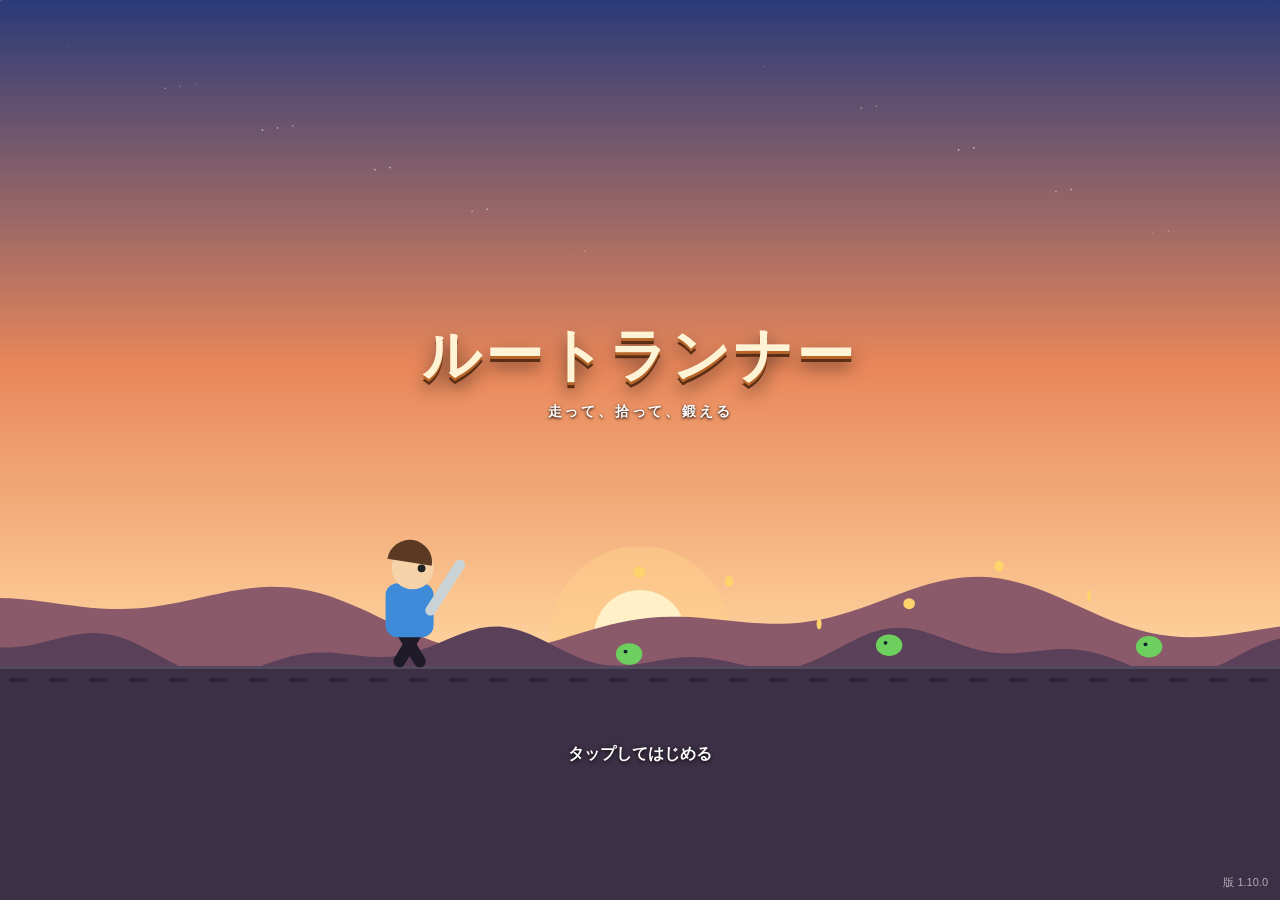
<file: index.html>
<!doctype html>
<html lang="ja">
<head>
<meta charset="utf-8">
<meta name="viewport" content="width=device-width, initial-scale=1, viewport-fit=cover, user-scalable=no">
<meta name="apple-mobile-web-app-capable" content="yes">
<meta name="mobile-web-app-capable" content="yes">
<meta name="apple-mobile-web-app-title" content="ルートランナー">
<meta name="apple-mobile-web-app-status-bar-style" content="black-translucent">
<meta name="theme-color" content="#0e1418">
<title>ルートランナー</title>
<link rel="manifest" href="manifest.webmanifest">
<link rel="apple-touch-icon" href="icons/icon-180.png">
<link rel="icon" type="image/png" sizes="192x192" href="icons/icon-192.png">
<link rel="stylesheet" href="css/style.css">
</head>
<body>

<!-- タイトル（起動したときだけ） -->
<div id="title" class="hidden">
  <canvas id="titleCv"></canvas>
  <div class="tlogo"><h1>ルートランナー</h1><p>走って、拾って、鍛える</p></div>
  <div class="ttap" id="titleTap">タップしてはじめる</div>
  <div class="tver" id="titleVer"></div>
</div>

<!-- 拠点 -->
<div id="base">
  <div class="top">
    <h1>ルートランナー</h1>
    <div class="topr">
      <div class="meta"><span class="gold" id="bGold"></span><small id="bBest"></small></div>
      <button class="small icob" id="setBtn" aria-label="設定を開く"></button>
    </div>
  </div>

  <!-- 拠点タブ：村の絵・次の目標・出撃・やり込み -->
  <section class="tab" id="tabHome">
    <div class="camp">
      <canvas id="campCv" aria-label="拠点の村。建物をタップすると施設が開く"></canvas>
      <div class="camptag" id="campTag"></div>
      <div class="camppow"><small>戦力</small><b id="campPow"></b></div>
    </div>
    <button class="primary go" id="goBtn">出撃する<small id="goSub"></small></button>
    <button class="goal" id="goal"></button>
    <div class="hub">
      <button id="dailyBtn"><i data-ic="daily"></i><b>日替わり</b><small id="dailySub"></small></button>
      <button id="facBtn"><i data-ic="home"></i><b>施設</b><small id="facSub"></small></button>
      <button id="achBtn"><i data-ic="trophy"></i><b>実績</b><small id="achSub"></small><span class="badge" id="achBadge"></span></button>
      <button id="recBtn"><i data-ic="book"></i><b>記録</b><small>統計</small></button>
    </div>
  </section>

  <!-- 装備タブ -->
  <section class="tab hidden" id="tabGear">
    <div class="card">
      <div class="powerrow"><span style="color:var(--muted);font-size:12px">戦力</span><span class="power" id="bPower"></span></div>
      <div class="stats" id="bStats"></div>
      <p class="roles">装備＝本体の強さ。ボスを削る主力と、耐える力。<br>スキル（出撃中にレベルアップで選ぶ）＝群れを倒す力。ボスにも効く（雑魚よりは効きにくい）。</p>
    </div>
    <div class="card">
      <h2><span>装備</span><button class="small" id="codexBtn">図鑑</button></h2>
      <div id="bEquip"></div>
      <div id="bSets"></div>
    </div>
  </section>

  <!-- 所持品タブ -->
  <section class="tab hidden" id="tabBag">
  <div class="card">
    <h2><span id="bInvTitle">所持品</span><button class="small" id="expandBtn">枠を増やす</button></h2>
    <div class="mats" id="bMats" aria-label="素材"></div>
    <div class="invtools three">
      <select id="fSlot" aria-label="部位で絞り込み">
        <option value="all">部位：全部</option>
        <option value="weapon">武器</option>
        <option value="head">頭</option>
        <option value="body">胴</option>
        <option value="charm">装飾</option>
      </select>
      <select id="fRar" aria-label="レア度で絞り込み">
        <option value="0">レア度：全部</option>
        <option value="1">アンコモン↑</option>
        <option value="2">レア↑</option>
        <option value="3">エピック↑</option>
        <option value="4">レジェンド</option>
      </select>
      <select id="sortSel" aria-label="並び替え">
        <option value="power">戦力が上がる順</option>
        <option value="rarity">レア度順</option>
        <option value="ilvl">アイテムLv順</option>
        <option value="slot">部位順</option>
        <option value="new">新しい順</option>
      </select>
    </div>
    <div class="invtools">
      <button class="small" id="bulkBtn">まとめて分解</button>
      <label class="autolbl" for="autoSel">自動分解</label>
      <select id="autoSel" aria-label="拾ったときに自動分解">
        <option value="-1">しない</option>
        <option value="0">コモン</option>
        <option value="1">アンコモン以下</option>
        <option value="2">レア以下</option>
      </select>
    </div>
    <div id="bInv"></div>
  </div>
  </section>
</div>
<nav class="tabbar" id="tabbar" aria-label="拠点の画面">
  <button data-tab="tabHome" class="on" aria-pressed="true"><i data-ic="home"></i>拠点</button>
  <button data-tab="tabGear" aria-pressed="false"><i data-ic="sword"></i>装備<span class="badge" id="gearBadge"></span></button>
  <button data-tab="tabBag" aria-pressed="false"><i data-ic="bag"></i>所持品<span class="badge" id="bagBadge"></span></button>
</nav>

<!-- 冒険 -->
<div id="run" class="hidden">
  <div class="stage" id="stage">
    <canvas id="cv"></canvas>
    <div id="feed" aria-live="polite"></div>
  </div>
  <div class="runbar">
    <span class="tip">タップでジャンプ（長押しで高く・2段まで）</span>
    <div class="runbtns">
      <button class="small" id="muteBtn" aria-pressed="false">音 ON</button>
      <button class="small" id="pauseBtn">一時停止</button>
    </div>
  </div>
</div>

<div id="modal" class="hidden"><div class="sheet" id="sheet"></div></div>
<div id="dialog" class="hidden"><div class="dcard" id="dcard"></div></div>
<div id="toast"></div>

<script type="module" src="js/main.js"></script>
</body>
</html>
</file>
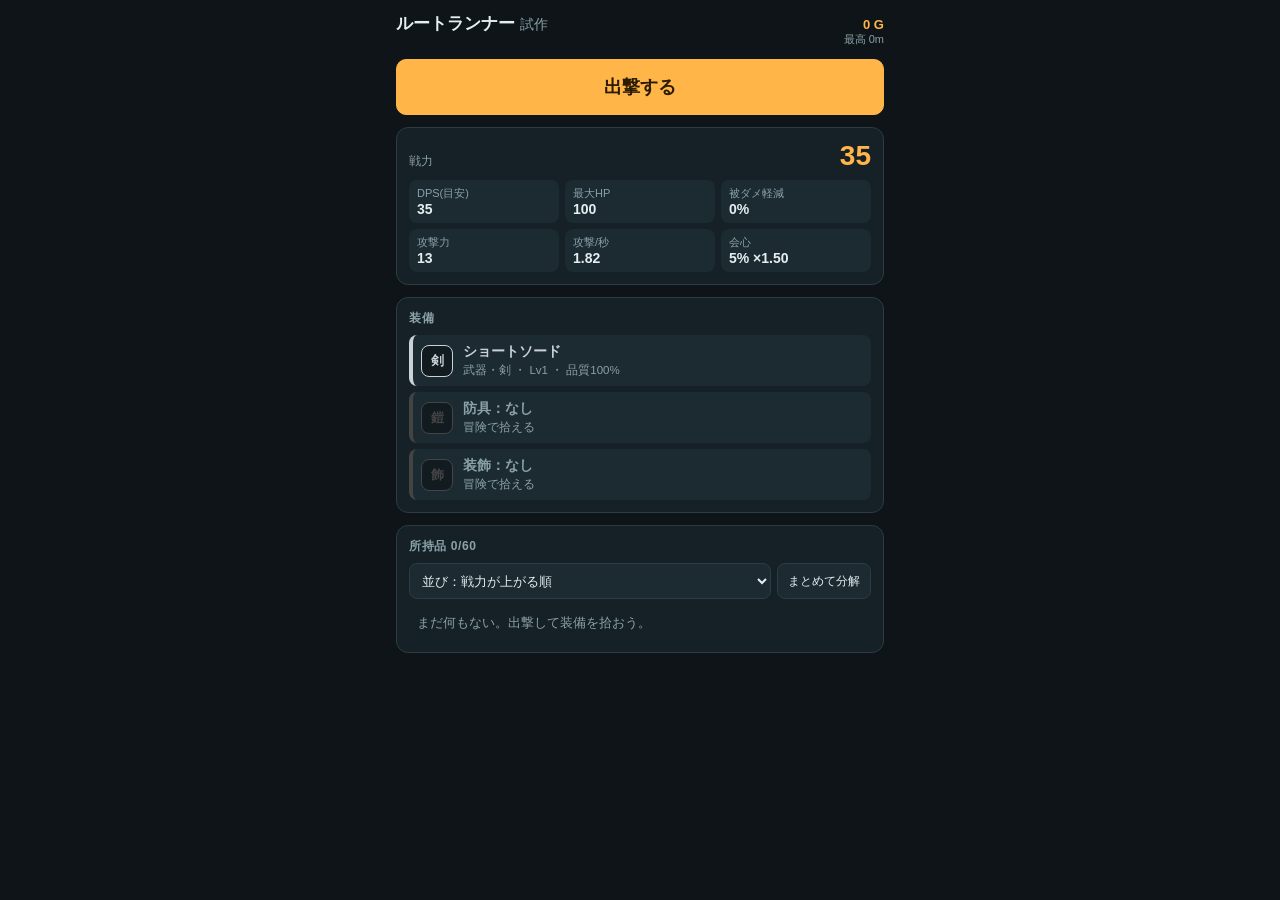
<file: archive/index-prototype.html>
<!doctype html>
<html lang="ja">
<head>
<meta charset="utf-8">
<meta name="viewport" content="width=device-width, initial-scale=1, viewport-fit=cover, user-scalable=no">
<meta name="apple-mobile-web-app-capable" content="yes">
<meta name="apple-mobile-web-app-status-bar-style" content="black-translucent">
<meta name="theme-color" content="#0e1418">
<title>ルートランナー 試作</title>
<style>
:root{
  --bg:#0e1418; --panel:#162127; --panel2:#1c2a31; --line:#2a3c44;
  --text:#e3eef0; --muted:#8aa1a8; --accent:#ffb547; --good:#5fd17a; --bad:#ff6b6b;
}
*{box-sizing:border-box;-webkit-tap-highlight-color:transparent}
html,body{margin:0;background:var(--bg);color:var(--text);
  font-family:-apple-system,"Hiragino Sans","Hiragino Kaku Gothic ProN",sans-serif;font-size:14px}
.hidden{display:none!important}
button{min-height:44px;border:1px solid var(--line);background:var(--panel2);color:var(--text);border-radius:10px;
  font:inherit;padding:0 12px;cursor:pointer;touch-action:manipulation}
button:active{filter:brightness(1.2)}
button:disabled{opacity:.4;cursor:default}
button.primary{background:var(--accent);border-color:var(--accent);color:#2a1a00;font-weight:800}
button.small{min-height:32px;padding:0 10px;font-size:12px;border-radius:8px;white-space:nowrap;flex:none}

/* ---------- 拠点 ---------- */
#base{max-width:520px;margin:0 auto;padding:calc(env(safe-area-inset-top) + 12px) 16px calc(env(safe-area-inset-bottom) + 24px)}
.top{display:flex;justify-content:space-between;align-items:baseline;margin-bottom:12px;gap:8px}
.top h1{font-size:17px;margin:0;white-space:nowrap}
.top .meta{text-align:right;font-variant-numeric:tabular-nums;font-size:13px}
.meta small{font-size:11px}
.gold{color:var(--accent);font-weight:800}
.meta small{display:block;color:var(--muted)}
.card{background:var(--panel);border:1px solid var(--line);border-radius:12px;padding:12px;margin-bottom:12px}
.card h2{font-size:12px;color:var(--muted);margin:0 0 8px;font-weight:600;letter-spacing:.05em;display:flex;justify-content:space-between;align-items:center}
.item{display:flex;align-items:center;gap:10px;padding:8px;border-radius:8px;background:var(--panel2);margin-bottom:6px;cursor:pointer;min-height:50px;
  border-left:4px solid var(--rc,#555)}
.item:last-child{margin-bottom:0}
.ico{flex:none;width:32px;height:32px;border-radius:8px;display:flex;align-items:center;justify-content:center;font-weight:800;font-size:13px;
  background:rgba(0,0,0,.35);color:var(--rc,#ccc);border:1px solid var(--rc,#555)}
.item .nm{flex:1;min-width:0}
.item .nm b{display:block;white-space:nowrap;overflow:hidden;text-overflow:ellipsis;color:var(--rc,#ddd)}
.item .nm small{color:var(--muted);font-size:11.5px}
.item .diff{font-weight:700;font-variant-numeric:tabular-nums;font-size:13px;white-space:nowrap}
.up{color:var(--good)} .down{color:var(--bad)} .same{color:var(--muted)}
.tag{font-size:10px;font-weight:800;border-radius:4px;padding:1px 4px;margin-left:4px;vertical-align:1px}
.tag.new{background:var(--accent);color:#2a1a00}
.tag.lock{background:#3a4c55;color:#cfe}
.empty{color:var(--muted);font-size:12.5px;padding:8px}
.powerrow{display:flex;align-items:baseline;justify-content:space-between;margin-bottom:8px}
.power{font-size:28px;font-weight:800;color:var(--accent);font-variant-numeric:tabular-nums}
.stats{display:grid;grid-template-columns:repeat(3,1fr);gap:6px}
.stat{background:var(--panel2);border-radius:8px;padding:6px 8px}
.stat small{display:block;color:var(--muted);font-size:11px}
.stat b{font-variant-numeric:tabular-nums}
.go{width:100%;font-size:18px;min-height:56px;margin-bottom:12px}
.invtools{display:flex;gap:6px;margin-bottom:8px}
.invtools select{flex:1;min-width:0;min-height:36px;background:var(--panel2);color:var(--text);border:1px solid var(--line);border-radius:8px;font:inherit;font-size:13px;padding:0 8px}

/* ---------- 詳細シート ---------- */
#modal{position:fixed;inset:0;background:rgba(0,0,0,.6);z-index:30;display:flex;align-items:flex-end;justify-content:center}
.sheet{background:var(--panel);border:1px solid var(--line);border-radius:16px 16px 0 0;width:100%;max-width:520px;max-height:88vh;overflow:auto;
  padding:16px 16px calc(env(safe-area-inset-bottom) + 16px)}
@media (min-width:600px){#modal{align-items:center}.sheet{border-radius:16px}}
.sheet h3{margin:0;font-size:18px;color:var(--rc)}
.sheet .sub{color:var(--muted);font-size:12px;margin:4px 0 12px}
.line{display:flex;justify-content:space-between;align-items:center;gap:8px;padding:7px 0;border-bottom:1px solid var(--line)}
.line:last-child{border-bottom:0}
.line .l{flex:1;min-width:0}
.meter{height:4px;background:#2a3c44;border-radius:2px;margin-top:4px;overflow:hidden;max-width:160px}
.meter i{display:block;height:100%;background:var(--accent)}
.range{color:var(--muted);font-size:11px;margin-left:6px}
.uniq{color:#ffa53a;font-size:13px;padding:8px 10px;background:rgba(255,165,58,.1);border-radius:8px;margin:8px 0}
.compare{margin:12px 0;padding:10px;background:var(--panel2);border-radius:8px;font-size:13px}
.actions{display:grid;grid-template-columns:1fr 1fr;gap:8px;margin-top:12px}
.actions .wide{grid-column:1/-1}

/* ---------- 冒険 ---------- */
#run{position:fixed;inset:0;display:flex;flex-direction:column;background:var(--bg);touch-action:none;
  user-select:none;-webkit-user-select:none;-webkit-touch-callout:none;padding-top:env(safe-area-inset-top)}
#cv{display:block;width:100%;flex:none}
.runlow{flex:1;display:flex;flex-direction:column;padding:10px 16px calc(env(safe-area-inset-bottom) + 10px);min-height:0}
.runbar{display:flex;justify-content:space-between;align-items:center;gap:8px}
.tip{color:var(--muted);font-size:12px}
#feed{flex:1;overflow:hidden;margin-top:8px;font-size:13px}
#feed div{padding:3px 0;animation:fin .3s}
@keyframes fin{from{opacity:0;transform:translateY(-6px)}}

#dialog{position:fixed;inset:0;background:rgba(0,0,0,.65);z-index:40;display:flex;align-items:center;justify-content:center;padding:16px}
.dcard{background:var(--panel);border:1px solid var(--line);border-radius:14px;padding:18px;width:100%;max-width:340px;max-height:85vh;overflow:auto;text-align:center}
.dcard h2{margin:0 0 8px}
.dcard .res{display:grid;grid-template-columns:repeat(3,1fr);gap:6px;margin:12px 0}
.dcard .loot{text-align:left;font-size:13px;max-height:200px;overflow:auto;margin-bottom:12px}
.dcard .loot div{padding:3px 0}
.dcard .btns{display:flex;flex-direction:column;gap:8px}
#toast{position:fixed;left:50%;top:calc(env(safe-area-inset-top) + 16px);transform:translateX(-50%);background:#000c;color:#fff;
  padding:8px 14px;border-radius:20px;font-size:13px;z-index:50;pointer-events:none;transition:opacity .3s;opacity:0}
#toast.on{opacity:1}
</style>
</head>
<body>

<!-- 拠点 -->
<div id="base">
  <div class="top">
    <h1>ルートランナー <small style="color:var(--muted);font-weight:400">試作</small></h1>
    <div class="meta"><span class="gold" id="bGold"></span><small id="bBest"></small></div>
  </div>
  <button class="primary go" id="goBtn">出撃する</button>
  <div class="card">
    <div class="powerrow"><span style="color:var(--muted);font-size:12px">戦力</span><span class="power" id="bPower"></span></div>
    <div class="stats" id="bStats"></div>
  </div>
  <div class="card"><h2>装備</h2><div id="bEquip"></div></div>
  <div class="card">
    <h2><span id="bInvTitle">所持品</span></h2>
    <div class="invtools">
      <select id="sortSel">
        <option value="power">並び：戦力が上がる順</option>
        <option value="rarity">並び：レア度順</option>
        <option value="new">並び：新しい順</option>
      </select>
      <button class="small" id="bulkBtn">まとめて分解</button>
    </div>
    <div id="bInv"></div>
  </div>
</div>

<!-- 冒険 -->
<div id="run" class="hidden">
  <canvas id="cv"></canvas>
  <div class="runlow">
    <div class="runbar">
      <span class="tip">画面タップでジャンプ（2段まで）・攻撃は自動</span>
      <button class="small" id="pauseBtn">一時停止</button>
    </div>
    <div id="feed"></div>
  </div>
</div>

<div id="modal" class="hidden"><div class="sheet" id="sheet"></div></div>
<div id="dialog" class="hidden"><div class="dcard" id="dcard"></div></div>
<div id="toast"></div>

<script>
"use strict";
const $ = id => document.getElementById(id);
const rnd = (a,b) => a + Math.random()*(b-a);
const pick = arr => arr[Math.floor(Math.random()*arr.length)];
const fmt = n => Math.round(n).toLocaleString('ja-JP');
function pickW(obj){ const t = Object.values(obj).reduce((a,b)=>a+b,0); let r = Math.random()*t;
  for (const [k,w] of Object.entries(obj)){ if ((r-=w) < 0) return k; } return Object.keys(obj)[0]; }

// ======================================================================
// 装備データ
// ======================================================================
const RAR = [
  {n:'コモン',     c:'#c9d3d6'},
  {n:'アンコモン', c:'#5fd17a'},
  {n:'レア',       c:'#4ea3ff'},
  {n:'エピック',   c:'#c07cff'},
  {n:'レジェンド', c:'#ffa53a'},
];
const WTYPES = {
  sword:{n:'剣', names:['ショートソード','ブロードソード','ルーンブレード','竜牙の剣'], mult:1.3, interval:0.55, range:110},
  bow:  {n:'弓', names:['ショートボウ','ロングボウ','風切りの弓','天穹の弓'],         mult:1.0, interval:0.70},
  staff:{n:'杖', names:['ワンド','スタッフ','アークスタッフ','星詠みの杖'],           mult:1.15, interval:0.90},
};
const ARMOR_NAMES = ['革の鎧','鎖帷子','鋼の鎧','竜鱗の鎧'];
const CHARM_NAMES = ['護符','指輪','首飾り','宝珠'];
const SLOT_N = {weapon:'武器', armor:'防具', charm:'装飾'};
const ICON = {sword:'剣', bow:'弓', staff:'杖', armor:'鎧', charm:'飾'};

// 付与効果（厳選の対象）
const AFFIX = {
  atk:    {n:'攻撃力',       min:5,  max:25, pct:1, slots:['weapon','charm'], pre:'鋭い'},
  aspd:   {n:'攻撃速度',     min:5,  max:20, pct:1, slots:['weapon','charm'], pre:'疾風の'},
  crit:   {n:'会心率',       min:3,  max:12, pct:1, slots:['weapon','charm'], pre:'必殺の'},
  critdmg:{n:'会心ダメージ', min:15, max:50, pct:1, slots:['weapon','charm'], pre:'凶刃の'},
  rangeP: {n:'攻撃範囲',     min:10, max:30, pct:1, slots:['weapon'], types:['sword','staff'], pre:'広域の'},
  hp:     {n:'最大HP',       min:8,  max:20, scale:1, slots:['armor','charm'], pre:'頑強な'},
  def:    {n:'防御',         min:2,  max:6,  scale:1, slots:['armor'], pre:'堅牢な'},
  regen:  {n:'HP回復/秒',    min:0.4,max:1.5,scale:1, dec:1, slots:['armor','charm'], pre:'癒しの'},
  leech:  {n:'HP吸収',       min:1,  max:4,  pct:1, dec:1, slots:['weapon','charm'], pre:'吸血の'},
  gold:   {n:'ゴールド獲得', min:10, max:40, pct:1, slots:['armor','charm'], pre:'黄金の'},
  drop:   {n:'ドロップ率',   min:10, max:30, pct:1, slots:['charm'], pre:'幸運の'},
  burn:   {n:'炎上付与',     min:10, max:30, pct:1, slots:['weapon'], pre:'炎の'},
  chain:  {n:'連鎖雷',       min:8,  max:25, pct:1, slots:['weapon'], pre:'雷の'},
  multi:  {n:'追加弾',       min:1,  max:1,  int:1, slots:['weapon'], types:['bow','staff'], pre:'双子の'},
  pierce: {n:'貫通',         min:1,  max:2,  int:1, slots:['weapon'], types:['bow'], pre:'穿つ'},
};
const UNIQUE = {
  sword:{id:'wave',   name:'月光剣',       desc:'斬るたびに衝撃波が前方へ飛ぶ'},
  bow:  {id:'fan',    name:'千本弓',       desc:'常に矢が+2本、扇状に放つ'},
  staff:{id:'nova',   name:'星喰いの杖',   desc:'倒した敵が誘爆する'},
  armor:{id:'revive', name:'不屈の鎧',     desc:'出撃ごとに1度だけ、倒れてもHP50%で復活'},
  charm:{id:'midas',  name:'黄金律の宝珠', desc:'ゴールド獲得+100%・ドロップ率+50%'},
};
const INV_MAX = 60;

function affRange(it, k){
  const a = AFFIX[k];
  if (a.int) return [a.min, a.max];
  const m = (a.scale ? 1 + it.ilvl*0.25 : 1) * (1 + it.r*0.08);
  return [a.min*m, a.max*m];
}
function rollAff(it, k){
  const [lo,hi] = affRange(it,k);
  return {k, v: AFFIX[k].int ? lo + Math.floor(Math.random()*(hi-lo+1)) : rnd(lo,hi)};
}
function allowedAff(it, except){
  return Object.keys(AFFIX).filter(k => {
    const a = AFFIX[k];
    return a.slots.includes(it.slot) && (!a.types || a.types.includes(it.type))
      && !it.aff.some(x => x.k===k && x!==except);
  });
}
const affVal = (it,a) => AFFIX[a.k].int ? a.v : a.v*(1 + 0.05*it.up);
function fmtNum(k, v){ const A = AFFIX[k]; return A.int ? String(v) : A.dec ? v.toFixed(A.dec) : String(Math.round(v)); }
function fmtAff(it, a){ const A = AFFIX[a.k]; return `${A.n} +${fmtNum(a.k, affVal(it,a))}${A.pct?'%':''}`; }
function affGrade(it, a){ const [lo,hi] = affRange(it,a.k); return hi===lo ? 1 : (a.v-lo)/(hi-lo); }

function genItem(ilvl, minR=0, dropB=0, force={}){
  const slot = force.slot || pickW({weapon:45, armor:30, charm:25});
  const type = slot==='weapon' ? (force.type || pick(['sword','bow','staff'])) : slot;
  const w = [50,30,14,5,1].map((v,i) => i ? v*(1 + dropB*i*0.6) : v);
  let r = force.r ?? Number(pickW(Object.fromEntries(w.map((v,i)=>[i,v]))));
  r = Math.max(r, minR);
  const it = {id:SAVE.nextId++, slot, type, r, ilvl, q: Math.round(rnd(0.8,1.2)*100)/100, up:0, aff:[], isNew:true, lock:false};
  let n = [0,1,2,3,4][r];
  if (slot==='charm') n = Math.max(1, n);
  for (let i=0;i<n;i++){ const opts = allowedAff(it); if (opts.length) it.aff.push(rollAff(it, pick(opts))); }
  if (r===4) it.uniq = UNIQUE[type].id;
  it.name = itemName(it);
  return it;
}
function itemName(it){
  if (it.uniq) return UNIQUE[it.type].name;
  const tier = Math.min(3, Math.floor((it.ilvl-1)/8));
  const base = it.slot==='weapon' ? WTYPES[it.type].names[tier] : it.slot==='armor' ? ARMOR_NAMES[tier] : CHARM_NAMES[tier];
  return (it.aff.length ? AFFIX[it.aff[0].k].pre : '') + base;
}
function baseStats(it){
  const m = 1 + 0.12*it.up;
  if (it.slot==='weapon') return {dmg:(8 + it.ilvl*2.2) * WTYPES[it.type].mult * it.q * m};
  if (it.slot==='armor')  return {hp:(20 + it.ilvl*6) * it.q * m, def:(2 + it.ilvl*1.2) * it.q * m};
  return {};
}
const salvageValue = it => Math.round(4 * it.ilvl * (1 + it.r*it.r) * (1 + it.up*0.5));
const upgradeCost  = it => Math.round(12 * Math.pow(it.ilvl,1.1) * Math.pow(it.up+1,1.6) * (1 + it.r*0.5));
const rerollCost   = it => Math.round(15 * it.ilvl * (1 + it.r));

function computeStats(eq){
  const s = {type:'sword', dmg:5, interval:0.6, range:110, atk:0, aspd:0, crit:5, critdmg:50, rangeP:0,
    hp:100, def:0, regen:0, leech:0, gold:0, drop:0, burn:0, chain:0, multi:0, pierce:0, uniq:new Set()};
  const w = eq.weapon;
  if (w){ const W = WTYPES[w.type]; s.type = w.type; s.dmg = baseStats(w).dmg; s.interval = W.interval; s.range = W.range || 0; }
  if (eq.armor){ const b = baseStats(eq.armor); s.hp += b.hp; s.def += b.def; }
  for (const it of [eq.weapon, eq.armor, eq.charm]){
    if (!it) continue;
    for (const a of it.aff) s[a.k] += affVal(it,a);
    if (it.uniq) s.uniq.add(it.uniq);
  }
  if (s.uniq.has('midas')){ s.gold += 100; s.drop += 50; }
  s.finalDmg = s.dmg * (1 + s.atk/100);
  s.rate = (1 + s.aspd/100) / s.interval;
  s.critC = Math.min(100, s.crit) / 100;
  s.critM = 1 + s.critdmg/100;
  const shots = 1 + s.multi + (s.uniq.has('fan') ? 2 : 0);
  s.dps = s.finalDmg * s.rate * (1 + s.critC*(s.critM-1)) * (1 + s.burn/100*1.2) * (1 + s.chain/100*1.2)
        * (1 + (shots-1)*0.7) * (s.type==='sword' ? 1.4 : s.type==='staff' ? 1.5 : 1)
        * (1 + s.rangeP/200) * (s.uniq.has('wave') ? 1.3 : 1) * (s.uniq.has('nova') ? 1.3 : 1);
  s.defRed = s.def / (s.def + 40);
  s.power = s.dps * Math.sqrt(s.hp/100) * (1 + s.defRed) * (1 + s.regen/20 + s.leech/20) * (s.uniq.has('revive') ? 1.2 : 1);
  return s;
}
function powerWith(item){
  const eq = {...SAVE.equip, [item.slot]: item};
  return computeStats(eq).power;
}

// ======================================================================
// セーブ
// ======================================================================
const SKEY = 'lootrunner-save-v1';
let SAVE = null;
function newSave(){
  SAVE = {gold:0, best:0, runs:0, nextId:1, inv:[], equip:{weapon:null, armor:null, charm:null}, sort:'power'};
  const w = genItem(1, 0, 0, {slot:'weapon', type:'sword', r:0});
  w.q = 1; w.isNew = false;
  SAVE.equip.weapon = w;
}
function loadGame(){
  try { const raw = localStorage.getItem(SKEY); if (raw){ SAVE = JSON.parse(raw); return; } } catch(e){}
  newSave();
}
function saveGame(){ try { localStorage.setItem(SKEY, JSON.stringify(SAVE)); } catch(e){} }

// ======================================================================
// 拠点画面
// ======================================================================
function itemRowHTML(it, diffHTML){
  const rc = RAR[it.r].c;
  const sub = `${SLOT_N[it.slot]}${it.slot==='weapon' ? '・'+WTYPES[it.type].n : ''} ・ Lv${it.ilvl}${it.up ? ' ・ +'+it.up : ''} ・ 品質${Math.round(it.q*100)}%`;
  return `<div class="item" data-id="${it.id}" style="--rc:${rc}">
    <div class="ico">${ICON[it.type]}</div>
    <div class="nm"><b>${it.name}${it.up ? ' +'+it.up : ''}${it.isNew ? '<span class="tag new">NEW</span>' : ''}${it.lock ? '<span class="tag lock">保護</span>' : ''}</b><small>${sub}</small></div>
    ${diffHTML || ''}</div>`;
}
function diffHTML(it){
  const cur = computeStats(SAVE.equip).power, nw = powerWith(it), d = nw - cur;
  if (Math.abs(d) < 0.5) return `<span class="diff same">±0</span>`;
  return `<span class="diff ${d>0?'up':'down'}">${d>0?'▲':'▼'}${fmt(Math.abs(d))}</span>`;
}
function renderBase(){
  const st = computeStats(SAVE.equip);
  $('bGold').textContent = fmt(SAVE.gold) + ' G';
  $('bBest').textContent = `最高 ${fmt(SAVE.best)}m`;
  $('bPower').textContent = fmt(st.power);
  $('bStats').innerHTML = [
    ['DPS(目安)', fmt(st.dps)], ['最大HP', fmt(st.hp)], ['被ダメ軽減', Math.round(st.defRed*100)+'%'],
    ['攻撃力', fmt(st.finalDmg)], ['攻撃/秒', st.rate.toFixed(2)], ['会心', `${Math.round(st.crit)}% ×${st.critM.toFixed(2)}`],
  ].map(([k,v]) => `<div class="stat"><small>${k}</small><b>${v}</b></div>`).join('');
  $('bEquip').innerHTML = ['weapon','armor','charm'].map(sl => {
    const it = SAVE.equip[sl];
    return it ? itemRowHTML(it) : `<div class="item" style="--rc:#444"><div class="ico">${ICON[sl==='weapon'?'sword':sl]}</div><div class="nm"><b style="color:var(--muted)">${SLOT_N[sl]}：なし</b><small>冒険で拾える</small></div></div>`;
  }).join('');
  $('bInvTitle').textContent = `所持品 ${SAVE.inv.length}/${INV_MAX}`;
  $('sortSel').value = SAVE.sort || 'power';
  const list = [...SAVE.inv];
  const sort = SAVE.sort || 'power';
  if (sort==='power'){ const cur = st.power; list.forEach(i => i._d = powerWith(i) - cur); list.sort((a,b) => b._d - a._d); }
  else if (sort==='rarity') list.sort((a,b) => b.r - a.r || b.ilvl - a.ilvl);
  else list.sort((a,b) => b.id - a.id);
  $('bInv').innerHTML = list.length ? list.map(it => itemRowHTML(it, diffHTML(it))).join('')
    : `<div class="empty">まだ何もない。出撃して装備を拾おう。</div>`;
}
document.addEventListener('click', ev => {
  const row = ev.target.closest('.item[data-id]');
  if (row && !$('base').classList.contains('hidden')) openItem(Number(row.dataset.id));
});
$('sortSel').onchange = e => { SAVE.sort = e.target.value; saveGame(); renderBase(); };
$('goBtn').onclick = () => startRun();
$('bulkBtn').onclick = () => {
  const targets = SAVE.inv.filter(i => !i.lock && i.r<=1);
  if (!targets.length){ toast('分解できるコモン・アンコモンがない'); return; }
  const g = targets.reduce((s,i) => s + salvageValue(i), 0);
  dialog(`<h2>まとめて分解</h2><p style="color:var(--muted)">保護していないコモン・アンコモン ${targets.length}個を分解して ${fmt(g)}G にします。</p>
    <div class="btns"><button class="primary" id="dOk">分解する</button><button id="dNo">やめる</button></div>`);
  $('dOk').onclick = () => { SAVE.inv = SAVE.inv.filter(i => !targets.includes(i)); SAVE.gold += g; saveGame(); closeDialog(); renderBase(); toast(`+${fmt(g)}G`); };
  $('dNo').onclick = closeDialog;
};

// ---------- 装備の詳細 ----------
function findItem(id){
  for (const sl of ['weapon','armor','charm']) if (SAVE.equip[sl] && SAVE.equip[sl].id===id) return {it:SAVE.equip[sl], equipped:true};
  const it = SAVE.inv.find(i => i.id===id);
  return it ? {it, equipped:false} : null;
}
function openItem(id){
  const f = findItem(id); if (!f) return;
  const {it, equipped} = f;
  if (it.isNew){ it.isNew = false; saveGame(); }
  const rc = RAR[it.r].c;
  const b = baseStats(it);
  let base = '';
  if (it.slot==='weapon'){
    const W = WTYPES[it.type];
    base = `<div class="line"><span>攻撃力</span><b>${fmt(b.dmg)}</b></div><div class="line"><span>攻撃間隔</span><b>${W.interval.toFixed(2)}秒</b></div>`;
  } else if (it.slot==='armor'){
    base = `<div class="line"><span>最大HP</span><b>+${fmt(b.hp)}</b></div><div class="line"><span>防御</span><b>${fmt(b.def)}</b></div>`;
  }
  const rc2 = rerollCost(it);
  const affs = it.aff.map((a,i) => {
    const [lo,hi] = affRange(it,a.k), g = affGrade(it,a);
    return `<div class="line"><div class="l">${fmtAff(it,a)}<span class="range">(${fmtNum(a.k,lo)}〜${fmtNum(a.k,hi)})</span>
      <div class="meter"><i style="width:${Math.round(10+g*90)}%"></i></div></div>
      <button class="small" data-reroll="${i}" ${SAVE.gold<rc2?'disabled':''}>付け替え ${fmt(rc2)}G</button></div>`;
  }).join('');
  const cur = computeStats(SAVE.equip).power;
  const nw = powerWith(it);
  const d = nw - cur;
  const compare = equipped ? `<div class="compare">装備中</div>`
    : `<div class="compare">装備すると 戦力 <b class="${d>0.5?'up':d<-0.5?'down':'same'}">${d>=0?'+':''}${fmt(d)}</b>（${fmt(cur)} → ${fmt(nw)}）</div>`;
  const uc = upgradeCost(it), sv = salvageValue(it);
  $('sheet').style.setProperty('--rc', rc);
  $('sheet').innerHTML = `
    <h3>${it.name}${it.up ? ' +'+it.up : ''}</h3>
    <div class="sub">${RAR[it.r].n} ・ ${SLOT_N[it.slot]}${it.slot==='weapon'?'（'+WTYPES[it.type].n+'）':''} ・ アイテムLv${it.ilvl} ・ 品質${Math.round(it.q*100)}%</div>
    ${base}
    ${affs || (it.slot!=='armor' && it.slot!=='weapon' ? '' : '<div class="line" style="color:var(--muted)">付与効果なし（アンコモン以上で付く）</div>')}
    ${it.uniq ? `<div class="uniq">★ ${UNIQUE[it.type].desc}</div>` : ''}
    ${compare}
    <div class="actions">
      ${equipped
        ? (it.slot!=='weapon' ? `<button id="aUnequip">外す</button>` : '')
        : `<button class="primary wide" id="aEquip">装備する</button>`}
      <button id="aUp" ${it.up>=10 || SAVE.gold<uc ? 'disabled' : ''}>${it.up>=10 ? '強化 最大' : `強化 +${it.up+1}（${fmt(uc)}G）`}</button>
      ${equipped ? '' : `<button id="aLock">${it.lock ? '保護を外す' : '保護する'}</button>`}
      ${equipped ? '' : `<button id="aSalv" ${it.lock?'disabled':''}>分解 +${fmt(sv)}G</button>`}
      <button id="aClose" class="${equipped?'':'wide'}">閉じる</button>
    </div>`;
  $('modal').classList.remove('hidden');
  const re = () => { renderBase(); openItem(id); };
  if ($('aEquip')) $('aEquip').onclick = () => { equipItem(it); renderBase(); closeModal(); toast(`${it.name} を装備した`); };
  if ($('aUnequip')) $('aUnequip').onclick = () => {
    if (SAVE.inv.length >= INV_MAX){ toast('所持品がいっぱい'); return; }
    SAVE.equip[it.slot] = null; SAVE.inv.push(it); saveGame(); renderBase(); closeModal(); };
  $('aUp').onclick = () => { if (SAVE.gold<uc || it.up>=10) return; SAVE.gold -= uc; it.up++; saveGame(); re(); toast(`+${it.up} に強化した`); };
  if ($('aLock')) $('aLock').onclick = () => { it.lock = !it.lock; saveGame(); re(); };
  if ($('aSalv')) $('aSalv').onclick = () => { SAVE.inv = SAVE.inv.filter(i => i!==it); SAVE.gold += sv; saveGame(); renderBase(); closeModal(); toast(`分解して +${fmt(sv)}G`); };
  $('aClose').onclick = closeModal;
  $('sheet').querySelectorAll('[data-reroll]').forEach(btn => btn.onclick = () => {
    if (SAVE.gold < rc2) return;
    const i = Number(btn.dataset.reroll), old = it.aff[i];
    const opts = allowedAff(it, old);
    SAVE.gold -= rc2;
    it.aff[i] = rollAff(it, pick(opts));
    it.name = itemName(it);
    saveGame(); re();
    toast(`${AFFIX[old.k].n} → ${fmtAff(it, it.aff[i])}`);
  });
}
function equipItem(it){
  const cur = SAVE.equip[it.slot];
  SAVE.inv = SAVE.inv.filter(i => i!==it);
  if (cur) SAVE.inv.push(cur);
  SAVE.equip[it.slot] = it;
  saveGame();
}
function closeModal(){ $('modal').classList.add('hidden'); }
$('modal').addEventListener('click', e => { if (e.target.id==='modal') closeModal(); });

function dialog(html){ $('dcard').innerHTML = html; $('dialog').classList.remove('hidden'); }
function closeDialog(){ $('dialog').classList.add('hidden'); }
let toastT = 0;
function toast(msg){ const t = $('toast'); t.textContent = msg; t.classList.add('on'); clearTimeout(toastT); toastT = setTimeout(() => t.classList.remove('on'), 1600); }

// ======================================================================
// 冒険
// ======================================================================
const VH = 300, GY = 255, PX = 70;
const ZONES = [
  {n:'みどりの丘',   sky:['#8fd3f4','#d8f1ff'], far:'#a7cdbf', near:'#6aa77f', ground:'#5b8c4a', dirt:'#4a6f3c'},
  {n:'夕焼けの荒野', sky:['#f08d5a','#ffd9a8'], far:'#d49a76', near:'#a8694f', ground:'#8a5a3c', dirt:'#6f4630'},
  {n:'月夜の森',     sky:['#16224a','#45568a'], far:'#2c3c6a', near:'#203553', ground:'#2c4a3e', dirt:'#1f362d'},
  {n:'灼熱の火山',   sky:['#2e1010','#8a2c1c'], far:'#5a2020', near:'#3f1616', ground:'#3a2a26', dirt:'#2a1d1a'},
];
let R = null, cv = $('cv'), ctx = cv.getContext('2d');
let VW = 400, SCALE = 1, DPR = 1, rafId = 0, lastT = 0;

function sizeCanvas(){
  const w = window.innerWidth, h = window.innerHeight;
  const ch = h > w ? Math.min(Math.round(w*0.85), h - 200) : Math.max(200, h - 70);
  cv.style.height = ch + 'px';
  DPR = Math.min(2, window.devicePixelRatio || 1);
  cv.width = Math.round(w*DPR); cv.height = Math.round(ch*DPR);
  SCALE = ch / VH; VW = w / SCALE;
}
window.addEventListener('resize', () => { if (R) sizeCanvas(); });

function startRun(){
  const st = computeStats(SAVE.equip);
  R = {dist:0, px:0, speed:150, st, eid:0,
       p:{y:GY, vy:0, jumps:0, hp:st.hp, maxHp:st.hp, inv:0, atkT:0.4, revived:false, swing:0},
       enemies:[], shots:[], eshots:[], fx:[], texts:[], spawnT:1.0, nextBoss:500, boss:null,
       gold:0, kills:0, loot:[], paused:false, over:false, t:0, shake:0, saveT:0,
       banner:{t:2.4, txt:ZONES[0].n}};
  $('base').classList.add('hidden'); closeModal(); closeDialog();
  $('run').classList.remove('hidden');
  $('feed').innerHTML = '';
  window.scrollTo(0,0);
  sizeCanvas();
  lastT = performance.now();
  cancelAnimationFrame(rafId);
  rafId = requestAnimationFrame(loop);
}
function toBase(){
  cancelAnimationFrame(rafId); R = null;
  $('run').classList.add('hidden'); $('base').classList.remove('hidden');
  closeDialog(); renderBase();
}
function loop(now){
  if (!R) return;
  const dt = Math.min(0.05, (now - lastT)/1000); lastT = now;
  if (!R.paused && !R.over) step(dt);
  draw();
  rafId = requestAnimationFrame(loop);
}
const zone = () => ZONES[(Math.floor(R.nextBoss/500) - 1) % ZONES.length];
const elv = () => 1 + Math.floor(R.dist/100);
const ecenter = e => [e.x, e.y - e.h/2];

function mkEnemy(type){
  const lv = elv(), hm = Math.pow(1.16, lv-1), dm = Math.pow(1.1, lv-1);
  const B = {slime:{hp:12,dmg:9,w:24,h:18,gold:3}, bat:{hp:10,dmg:7,w:22,h:14,gold:3},
             thrower:{hp:20,dmg:10,w:20,h:30,gold:5}, boss:{hp:220,dmg:16,w:56,h:70,gold:60}}[type];
  const e = {id:++R.eid, type, lv, x:VW+30, y:GY, hp:B.hp*hm, maxHp:B.hp*hm, dmg:B.dmg*dm, w:B.w, h:B.h, gold:B.gold,
    t:Math.random()*6, burnT:0, burnDps:0, burnAcc:0, burnTick:0.5, phase:'walk', throws:0, cd:1.6, tele:0, next:null, rockQ:0, rockT:0, hitFlash:0};
  if (type==='bat'){ e.baseY = GY - 70 - Math.random()*25; e.y = e.baseY; }
  return e;
}
function spawnEnemy(){
  const d = R.dist;
  const w = {slime:50};
  if (d > 60) w.bat = 30;
  if (d > 160) w.thrower = 20;
  R.enemies.push(mkEnemy(pickW(w)));
}

// ---------- 1フレームの更新 ----------
function step(dt){
  const p = R.p, st = R.st;
  R.t += dt;
  const scroll = R.boss ? 0 : R.speed;
  R.px += scroll*dt;
  R.dist = R.px / 25;
  if (R.banner.t > 0) R.banner.t -= dt;
  if (R.shake > 0) R.shake -= dt;

  if (!R.boss && R.dist >= R.nextBoss){
    R.boss = mkEnemy('boss'); R.enemies.push(R.boss);
    R.banner = {t:2, txt:'ボス出現！'};
  }
  if (!R.boss){
    R.spawnT -= dt;
    if (R.spawnT <= 0){ spawnEnemy(); R.spawnT = Math.max(0.45, 1.5 - R.dist/1500) * rnd(0.7,1.3); }
  }

  // 自分
  p.vy += 1300*dt; p.y += p.vy*dt;
  if (p.y >= GY){ p.y = GY; p.vy = 0; p.jumps = 0; }
  if (p.inv > 0) p.inv -= dt;
  if (p.swing > 0) p.swing -= dt;
  if (st.regen > 0) p.hp = Math.min(p.maxHp, p.hp + st.regen*dt);
  p.atkT -= dt;
  if (p.atkT <= 0) p.atkT = attack() ? 1/st.rate : 0.05;

  // 敵
  const pcY = p.y - 15;
  for (const e of R.enemies){
    if (e.dead) continue;
    e.t += dt; if (e.hitFlash > 0) e.hitFlash -= dt;
    if (e.type==='slime') e.x += (-35 - scroll)*dt;
    else if (e.type==='bat'){
      e.x += (-55 - scroll)*dt;
      if (e.x - PX < 150 && e.x > PX - 20) e.baseY += Math.sign(pcY + 7 - e.baseY) * 70 * dt;
      e.y = e.baseY + Math.sin(e.t*4)*14;
    }
    else if (e.type==='thrower'){
      if (e.phase==='walk'){
        e.x += (-25 - scroll)*dt;
        if (e.throws < 2 && e.x < VW*0.72){ e.phase = 'stand'; e.cd = 0.7; }
      } else {
        e.cd -= dt;
        if (e.cd <= 0){ throwRock(e, 0); e.throws++; e.cd = 1.7; if (e.throws >= 2) e.phase = 'walk'; }
      }
    }
    else if (e.type==='boss') updateBoss(e, dt);

    if (e.burnT > 0){
      e.burnT -= dt; const d = e.burnDps*dt; e.hp -= d; e.burnAcc += d; e.burnTick -= dt;
      if (e.burnTick <= 0){ e.burnTick = 0.5; if (e.burnAcc >= 1) addText(e.x+6, e.y-e.h-2, Math.round(e.burnAcc), '#ff9b4a'); e.burnAcc = 0; }
    }
    // 接触
    if (p.inv <= 0 && Math.abs(e.x - PX) < e.w/2 + 10 && p.y > e.y - e.h && p.y - 30 < e.y){
      hurtPlayer(e.dmg);
      if (e.type==='bat') e.baseY -= 45; else if (e.type!=='boss') e.x += 45;
    }
  }

  // 自分の弾
  for (const s of R.shots){
    s.life -= dt;
    if (s.kind==='orb'){
      if (!s.tgt || s.tgt.dead || s.tgt.hp <= 0) s.tgt = nearestTarget(VW);
      if (s.tgt){
        const [tx,ty] = ecenter(s.tgt);
        const cur = Math.atan2(s.vy, s.vx); let da = Math.atan2(ty-s.y, tx-s.x) - cur;
        while (da > Math.PI) da -= 2*Math.PI; while (da < -Math.PI) da += 2*Math.PI;
        const na = cur + Math.max(-7*dt, Math.min(7*dt, da));
        s.vx = Math.cos(na)*300; s.vy = Math.sin(na)*300;
      }
    }
    s.x += s.vx*dt; s.y += s.vy*dt;
    for (const e of R.enemies){
      if (e.dead || e.hp <= 0 || s.hit.includes(e.id)) continue;
      if (Math.abs(s.x - e.x) < e.w/2 + s.r && s.y > e.y - e.h - s.r && s.y < e.y + s.r){
        if (s.kind==='orb'){ explode(s.x, s.y, s.aoe, s.dmg, false); s.life = 0; break; }
        hit(e, s.dmg); s.hit.push(e.id);
        if (--s.pierce < 0){ s.life = 0; break; }
      }
    }
    if (s.x > VW + 40 || s.x < -40 || s.y > GY + 20 || s.y < -60) s.life = 0;
  }
  R.shots = R.shots.filter(s => s.life > 0);

  // 敵の弾
  for (const s of R.eshots){
    if (s.kind==='rock'){
      s.vy += s.g*dt; s.x += s.vx*dt; s.y += s.vy*dt;
      if (Math.hypot(s.x - PX, s.y - pcY) < s.r + 11){ hurtPlayer(s.dmg); s.dead = true; }
      if (s.y > GY + 4){ s.dead = true; burst(s.x, GY, '#8b8378', 5); }
    } else if (s.kind==='wave'){
      s.x += s.vx*dt;
      if (Math.abs(s.x - PX) < s.w/2 + 9 && p.y > GY - s.h){ hurtPlayer(s.dmg); }
      if (s.x < -30) s.dead = true;
    }
  }
  R.eshots = R.eshots.filter(s => !s.dead);

  // 倒した敵
  for (const e of R.enemies) if (!e.dead && e.hp <= 0) onKill(e);
  R.enemies = R.enemies.filter(e => !e.dead && e.x > -60);

  // 演出
  for (const f of R.fx){ f.t -= dt; if (f.kind==='part'){ f.vy += 500*dt; f.x += f.vx*dt; f.y += f.vy*dt; } }
  R.fx = R.fx.filter(f => f.t > 0);
  for (const t of R.texts) t.t -= dt;
  R.texts = R.texts.filter(t => t.t > 0);

  R.saveT += dt;
  if (R.saveT > 5){ R.saveT = 0; saveGame(); }
}

function updateBoss(e, dt){
  const stopX = Math.min(VW - 80, PX + 125);   // 剣が届く距離まで近づく
  if (e.x > stopX){ e.x -= 60*dt; return; }
  if (e.tele > 0){
    e.tele -= dt;
    if (e.tele <= 0){
      if (e.next==='stomp'){ R.eshots.push({kind:'wave', x:e.x - 30, y:GY, vx:-230, w:16, h:20, dmg:e.dmg}); R.shake = 0.2; }
      else { e.rockQ = 3; e.rockT = 0; }
    }
    return;
  }
  if (e.rockQ > 0){
    e.rockT -= dt;
    if (e.rockT <= 0){ throwRock(e, rnd(-40, 40)); e.rockQ--; e.rockT = 0.35; }
    return;
  }
  e.cd -= dt;
  if (e.cd <= 0){ e.next = Math.random() < 0.55 ? 'stomp' : 'rocks'; e.tele = 0.75; e.cd = Math.max(1.4, 2.6 - e.lv*0.04); }
}
function throwRock(e, offset){
  const sx = e.x - 8, sy = e.y - e.h + 6, tx = PX + offset, ty = GY - 15, T = 1.0, g = 700;
  R.eshots.push({kind:'rock', x:sx, y:sy, vx:(tx-sx)/T, vy:(ty - sy - 0.5*g*T*T)/T, g, r:6, dmg:e.dmg});
}

function nearestTarget(maxX){
  let best = null, bd = 1e9;
  for (const e of R.enemies){
    if (e.dead || e.hp <= 0 || e.x < PX - 12 || e.x > maxX) continue;
    const d = e.x - PX; if (d < bd){ bd = d; best = e; }
  }
  return best;
}
function attack(){
  const st = R.st, p = R.p, cx = PX, cy = p.y - 15;
  if (st.type==='sword'){
    const rr = st.range * (1 + st.rangeP/100);
    const hits = R.enemies.filter(e => !e.dead && e.hp > 0 && e.x > PX - 15 && Math.hypot(e.x - cx, e.y - e.h/2 - cy) < rr + e.w/2);
    if (!hits.length) return false;
    hits.forEach(e => hit(e, st.finalDmg));
    R.fx.push({kind:'slash', t:0.18, max:0.18, r:rr});
    p.swing = 0.18;
    if (st.uniq.has('wave')) R.shots.push({kind:'wave', x:PX+16, y:cy, vx:420, vy:0, dmg:st.finalDmg*0.6, pierce:99, hit:[], life:0.9, r:12});
    return true;
  }
  const tgt = nearestTarget(VW - 5);
  if (!tgt) return false;
  const [tx,ty] = ecenter(tgt);
  const base = Math.atan2(ty - cy, tx - cx);
  const n = 1 + st.multi + (st.uniq.has('fan') ? 2 : 0);
  for (let i=0;i<n;i++){
    const a = base + (i - (n-1)/2) * 0.13;
    if (st.type==='bow') R.shots.push({kind:'arrow', x:cx+10, y:cy, vx:Math.cos(a)*560, vy:Math.sin(a)*560, dmg:st.finalDmg, pierce:st.pierce, hit:[], life:1.5, r:4});
    else R.shots.push({kind:'orb', x:cx+10, y:cy-4, vx:Math.cos(a)*300, vy:Math.sin(a)*300, dmg:st.finalDmg, hit:[], life:2.5, r:6, tgt, aoe:42*(1 + st.rangeP/100)});
  }
  p.swing = 0.15;
  return true;
}
function hit(e, base, noProc){
  if (e.dead || e.hp <= 0) return;
  const st = R.st;
  const crit = Math.random() < st.critC;
  const d = base * (crit ? st.critM : 1);
  e.hp -= d; e.hitFlash = 0.08;
  addText(e.x + rnd(-6,6), e.y - e.h - 4, Math.round(d), crit ? '#ffe14d' : '#ffffff', crit);
  if (st.leech > 0) R.p.hp = Math.min(R.p.maxHp, R.p.hp + d*st.leech/100);
  if (!noProc){
    if (st.burn > 0 && Math.random() < st.burn/100){ e.burnT = 3; e.burnDps = Math.max(e.burnDps, base*0.4); }
    if (st.chain > 0 && Math.random() < st.chain/100) chainLightning(e, base*0.6);
  }
}
function explode(x, y, r, dmg, noProc){
  R.fx.push({kind:'boom', x, y, r, t:0.3, max:0.3});
  for (const e of R.enemies){
    if (e.dead || e.hp <= 0) continue;
    const [ex,ey] = ecenter(e);
    if (Math.hypot(ex-x, ey-y) < r + e.w/2) hit(e, dmg, noProc);
  }
}
function chainLightning(src, dmg){
  const [sx,sy] = ecenter(src);
  const pts = [[sx,sy]];
  const targets = R.enemies.filter(e => e!==src && !e.dead && e.hp > 0)
    .map(e => [e, Math.hypot(e.x - src.x, e.y - src.y)]).filter(([,d]) => d < 150)
    .sort((a,b) => a[1]-b[1]).slice(0,2).map(([e]) => e);
  for (const t of targets){ hit(t, dmg, true); pts.push(ecenter(t)); }
  if (pts.length > 1) R.fx.push({kind:'bolt', pts, t:0.2, max:0.2});
}
function onKill(e){
  e.dead = true; R.kills++;
  const g = Math.round(e.gold * (1 + e.lv*0.35) * (1 + R.st.gold/100));
  R.gold += g; SAVE.gold += g;
  const [cx,cy] = ecenter(e);
  burst(cx, cy, e.type==='slime' ? '#6ccf5e' : e.type==='bat' ? '#8a5cc7' : e.type==='boss' ? '#a58fd0' : '#b07a48', e.type==='boss' ? 30 : 8);
  if (R.st.uniq.has('nova')) explode(cx, cy, 55, R.st.finalDmg*0.8, true);
  if (e.type==='boss'){
    drop(e, e.lv + 1, 2); drop(e, e.lv + 1, 2);
    R.boss = null; R.nextBoss += 500;
    R.p.hp = Math.min(R.p.maxHp, R.p.hp + R.p.maxHp*0.3);
    R.banner = {t:2.6, txt:`ボス撃破！ → ${zone().n}`};
    R.eshots = [];
    saveGame();
  } else if (Math.random() < 0.09 * (1 + R.st.drop/100)){
    drop(e, e.lv, 0);
  }
}
function drop(e, ilvl, minR){
  const it = genItem(ilvl, minR, R.st.drop/100);
  R.fx.push({kind:'pillar', x:e.x, c:RAR[it.r].c, big:it.r>=3, t:1.4, max:1.4});
  const rc = RAR[it.r].c;
  let line;
  if (SAVE.inv.length >= INV_MAX){
    const g = salvageValue(it); SAVE.gold += g; R.gold += g;
    line = `<span style="color:var(--muted)">所持品がいっぱい：${it.name} を分解 +${g}G</span>`;
  } else {
    SAVE.inv.push(it); R.loot.push(it);
    const d = powerWith(it) - computeStats(SAVE.equip).power;
    line = `<b style="color:${rc}">${RAR[it.r].n}</b> <span style="color:${rc}">${it.name}</span> <small style="color:var(--muted)">Lv${it.ilvl}</small> ${d > 0.5 ? `<b class="up">▲${fmt(d)}</b>` : ''}`;
    if (it.r >= 3) R.banner = {t:1.6, txt:`${RAR[it.r].n}！ ${it.name}`, c:rc};
  }
  const div = document.createElement('div'); div.innerHTML = line;
  $('feed').prepend(div);
  while ($('feed').children.length > 8) $('feed').lastChild.remove();
  saveGame();
}
function hurtPlayer(d){
  const p = R.p;
  if (p.inv > 0 || R.over) return;
  const dd = d * (1 - R.st.defRed);
  p.hp -= dd; p.inv = 0.8; R.shake = 0.25;
  addText(PX, p.y - 40, '-' + Math.round(dd), '#ff6b6b', true);
  if (navigator.vibrate) navigator.vibrate(40);
  if (p.hp <= 0){
    if (R.st.uniq.has('revive') && !p.revived){ p.revived = true; p.hp = p.maxHp*0.5; p.inv = 1.5; addText(PX, p.y - 56, '不屈！', '#ffa53a', true); }
    else endRun(false);
  }
}
function jump(){
  if (!R || R.paused || R.over) return;
  const p = R.p;
  if (p.jumps < 2){ p.vy = p.jumps ? -380 : -430; p.jumps++; }
}
function addText(x, y, txt, c, big){ R.texts.push({x, y, txt:String(txt), c, big, t:0.7}); }
function burst(x, y, c, n){
  for (let i=0;i<n;i++) R.fx.push({kind:'part', x, y, vx:rnd(-120,120), vy:rnd(-220,-40), c, t:rnd(0.3,0.6), max:0.6});
}

function endRun(retreat){
  R.over = true;
  SAVE.runs++;
  SAVE.best = Math.max(SAVE.best, Math.floor(R.dist));
  saveGame();
  const loot = [...R.loot].sort((a,b) => b.r - a.r || b.ilvl - a.ilvl);
  const lootHTML = loot.length ? loot.map(it => `<div><b style="color:${RAR[it.r].c}">${RAR[it.r].n}</b> <span style="color:${RAR[it.r].c}">${it.name}</span> <small style="color:var(--muted)">Lv${it.ilvl}</small></div>`).join('')
    : '<div style="color:var(--muted);text-align:center">装備は拾えなかった</div>';
  setTimeout(() => dialog(`
    <h2>${retreat ? '撤退した' : '力尽きた…'}</h2>
    <div class="res">
      <div class="stat"><small>到達</small><b>${fmt(R.dist)}m</b></div>
      <div class="stat"><small>撃破</small><b>${R.kills}</b></div>
      <div class="stat"><small>ゴールド</small><b>${fmt(R.gold)}</b></div>
    </div>
    <div class="loot">${lootHTML}</div>
    <div class="btns"><button class="primary" id="dBase">拠点へ戻る</button></div>`), retreat ? 0 : 600);
  setTimeout(() => { const b = $('dBase'); if (b) b.onclick = toBase; }, retreat ? 10 : 620);
}
function pauseRun(){
  if (!R || R.over || R.paused) return;
  R.paused = true;
  dialog(`<h2>一時停止</h2><p style="color:var(--muted);font-size:13px">${fmt(R.dist)}m ・ 拾った装備 ${R.loot.length}個</p>
    <div class="btns"><button class="primary" id="dResume">再開</button><button id="dRetreat">撤退する（拾った装備は持ち帰る）</button></div>`);
  $('dResume').onclick = () => { closeDialog(); R.paused = false; lastT = performance.now(); };
  $('dRetreat').onclick = () => { closeDialog(); R.paused = false; endRun(true); };
}
$('pauseBtn').onclick = pauseRun;
document.addEventListener('visibilitychange', () => { if (document.hidden){ pauseRun(); if (SAVE) saveGame(); } });

// 入力
$('run').addEventListener('pointerdown', ev => {
  if (ev.target.closest('button')) return;
  ev.preventDefault(); jump();
});
document.addEventListener('keydown', ev => {
  if (!R) return;
  if (ev.key===' ' || ev.key==='ArrowUp' || ev.key==='w'){ ev.preventDefault(); jump(); }
  else if (ev.key==='Escape' || ev.key==='p') pauseRun();
});

// ---------- 描画 ----------
function hills(col, off, base, amp, f){
  ctx.fillStyle = col; ctx.beginPath(); ctx.moveTo(0, GY);
  for (let x=0; x<=VW+10; x+=10){ const wx = x + off; ctx.lineTo(x, base - amp*(0.6*Math.sin(wx*f) + 0.4*Math.sin(wx*f*2.3 + 1.7))); }
  ctx.lineTo(VW, GY); ctx.closePath(); ctx.fill();
}
function rr(x, y, w, h, r, c){ ctx.fillStyle = c; ctx.beginPath(); ctx.roundRect(x, y, w, h, r); ctx.fill(); }
function circ(x, y, r, c){ ctx.fillStyle = c; ctx.beginPath(); ctx.arc(x, y, r, 0, Math.PI*2); ctx.fill(); }

function draw(){
  if (!R) return;
  ctx.setTransform(DPR*SCALE, 0, 0, DPR*SCALE, 0, 0);
  if (R.shake > 0) ctx.translate(rnd(-3,3), rnd(-3,3));
  const Z = zone();
  const g = ctx.createLinearGradient(0, 0, 0, GY);
  g.addColorStop(0, Z.sky[0]); g.addColorStop(1, Z.sky[1]);
  ctx.fillStyle = g; ctx.fillRect(-5, -5, VW+10, VH+10);
  hills(Z.far, R.px*0.15, 160, 40, 0.012);
  hills(Z.near, R.px*0.45, 205, 26, 0.02);
  ctx.fillStyle = Z.ground; ctx.fillRect(-5, GY, VW+10, VH-GY+5);
  ctx.fillStyle = 'rgba(255,255,255,.14)'; ctx.fillRect(-5, GY, VW+10, 3);
  ctx.fillStyle = Z.dirt; const off = R.px % 40;
  for (let x=-off; x<VW; x+=40) ctx.fillRect(x, GY+12, 18, 4);

  // ドロップの光柱
  for (const f of R.fx) if (f.kind==='pillar'){
    const a = f.t/f.max, w = f.big ? 18 : 9;
    const pg = ctx.createLinearGradient(0, 0, 0, GY);
    pg.addColorStop(0, 'rgba(255,255,255,0)'); pg.addColorStop(1, f.c);
    ctx.globalAlpha = a*0.8; ctx.fillStyle = pg; ctx.fillRect(f.x - w/2, 0, w, GY);
    ctx.globalAlpha = 1;
    f.x -= (R.boss ? 0 : R.speed) / 60;
  }

  // ボスの予告
  if (R.boss && R.boss.tele > 0){
    const b = R.boss, a = 0.35 + 0.35*Math.sin(R.t*30);
    if (b.next==='stomp'){ ctx.fillStyle = `rgba(255,70,50,${a})`; ctx.fillRect(0, GY-4, b.x, 6); }
    ctx.fillStyle = '#ff4b3a'; ctx.font = 'bold 22px sans-serif'; ctx.textAlign = 'center';
    ctx.fillText('!', b.x, b.y - b.h - 10);
  }

  for (const e of R.enemies) drawEnemy(e);
  drawPlayer();

  // 弾
  for (const s of R.shots){
    if (s.kind==='arrow'){
      const a = Math.atan2(s.vy, s.vx);
      ctx.strokeStyle = '#f3ead2'; ctx.lineWidth = 2; ctx.beginPath();
      ctx.moveTo(s.x - Math.cos(a)*12, s.y - Math.sin(a)*12); ctx.lineTo(s.x, s.y); ctx.stroke();
    } else if (s.kind==='orb'){
      ctx.shadowColor = '#8fd8ff'; ctx.shadowBlur = 10; circ(s.x, s.y, 5, '#c9f0ff'); ctx.shadowBlur = 0;
    } else if (s.kind==='wave'){
      ctx.strokeStyle = 'rgba(190,230,255,.85)'; ctx.lineWidth = 3; ctx.beginPath();
      ctx.arc(s.x - 10, s.y, 16, -1.1, 1.1); ctx.stroke();
    }
  }
  for (const s of R.eshots){
    if (s.kind==='rock'){ circ(s.x, s.y, s.r, '#8b8378'); circ(s.x-2, s.y-2, 2, '#a9a197'); }
    else { const wg = ctx.createLinearGradient(0, GY - s.h, 0, GY); wg.addColorStop(0,'rgba(255,200,90,0)'); wg.addColorStop(1,'#ffb347');
      ctx.fillStyle = wg; ctx.fillRect(s.x - s.w/2, GY - s.h, s.w, s.h); }
  }

  // 演出
  for (const f of R.fx){
    const a = Math.max(0, f.t/(f.max||1));
    if (f.kind==='slash'){
      ctx.strokeStyle = `rgba(255,255,255,${a})`; ctx.lineWidth = 4; ctx.beginPath();
      ctx.arc(PX, R.p.y - 15, f.r*(0.55 + 0.45*(1-a)), -1.3, 1.1); ctx.stroke();
    } else if (f.kind==='boom'){
      ctx.strokeStyle = `rgba(160,220,255,${a})`; ctx.lineWidth = 3; ctx.beginPath(); ctx.arc(f.x, f.y, f.r*(1.1 - a*0.5), 0, Math.PI*2); ctx.stroke();
    } else if (f.kind==='bolt'){
      ctx.strokeStyle = `rgba(200,235,255,${a})`; ctx.lineWidth = 2; ctx.beginPath(); ctx.moveTo(...f.pts[0]);
      for (let i=1;i<f.pts.length;i++){ const [x0,y0] = f.pts[i-1], [x1,y1] = f.pts[i];
        ctx.lineTo((x0+x1)/2 + rnd(-8,8), (y0+y1)/2 + rnd(-8,8)); ctx.lineTo(x1, y1); }
      ctx.stroke();
    } else if (f.kind==='part'){
      ctx.globalAlpha = a; ctx.fillStyle = f.c; ctx.fillRect(f.x-2, f.y-2, 4, 4); ctx.globalAlpha = 1;
    }
  }
  // ダメージ数字
  ctx.textAlign = 'center';
  for (const t of R.texts){
    const a = t.t/0.7;
    ctx.globalAlpha = Math.min(1, a*1.5);
    ctx.font = `bold ${t.big ? 15 : 11}px -apple-system, sans-serif`;
    ctx.lineWidth = 3; ctx.strokeStyle = 'rgba(0,0,0,.6)';
    const y = t.y - (1-a)*24;
    ctx.strokeText(t.txt, t.x, y); ctx.fillStyle = t.c; ctx.fillText(t.txt, t.x, y);
  }
  ctx.globalAlpha = 1;
  drawHUD();
}

function drawPlayer(){
  const p = R.p, x = PX, y = p.y;
  if (p.inv > 0 && Math.floor(p.inv*16) % 2) return;
  const air = y < GY, run = R.t*15;
  ctx.strokeStyle = '#2b2f3a'; ctx.lineWidth = 4; ctx.lineCap = 'round';
  const legs = air ? [0.6, -0.4] : [Math.sin(run)*0.8, -Math.sin(run)*0.8];
  for (const [i,a] of legs.entries()){ ctx.beginPath(); ctx.moveTo(x - 2 + i*4, y - 10); ctx.lineTo(x - 2 + i*4 + Math.sin(a)*8, y - 1); ctx.stroke(); }
  rr(x - 8, y - 27, 16, 18, 4, SAVE.equip.armor ? RAR[SAVE.equip.armor.r].c : '#3d8bd9');
  rr(x - 8, y - 15, 16, 3, 1, 'rgba(0,0,0,.25)');
  circ(x + 1, y - 32, 7, '#f6d2a8');
  ctx.fillStyle = '#5a3a22'; ctx.beginPath(); ctx.arc(x, y - 34, 7.5, Math.PI*1.05, Math.PI*2.05); ctx.fill();
  circ(x + 4, y - 32, 1.3, '#222');
  // 武器
  const w = SAVE.equip.weapon, c = w ? RAR[w.r].c : '#ccc', hx = x + 7, hy = y - 18;
  if (w && w.r >= 3){ ctx.shadowColor = c; ctx.shadowBlur = 10; }
  ctx.strokeStyle = c; ctx.lineCap = 'round';
  if (R.st.type==='sword'){
    const t = p.swing > 0 ? 1 - p.swing/0.18 : 0;
    const a = p.swing > 0 ? -1.9 + t*2.9 : -1.0;
    const len = 18 + (w ? w.up : 0)*0.6;
    ctx.lineWidth = 3.5; ctx.beginPath(); ctx.moveTo(hx, hy); ctx.lineTo(hx + Math.cos(a)*len, hy + Math.sin(a)*len); ctx.stroke();
    ctx.lineWidth = 2.5; ctx.strokeStyle = '#6b5a3a'; ctx.beginPath();
    ctx.moveTo(hx + Math.cos(a+1.57)*4, hy + Math.sin(a+1.57)*4); ctx.lineTo(hx - Math.cos(a+1.57)*4, hy - Math.sin(a+1.57)*4); ctx.stroke();
  } else if (R.st.type==='bow'){
    ctx.lineWidth = 2.5; ctx.beginPath(); ctx.arc(hx, hy, 11, -1.2, 1.2); ctx.stroke();
    ctx.lineWidth = 1; ctx.strokeStyle = '#eee'; ctx.beginPath();
    ctx.moveTo(hx + Math.cos(-1.2)*11, hy + Math.sin(-1.2)*11); ctx.lineTo(hx - (p.swing > 0 ? 0 : 3), hy);
    ctx.lineTo(hx + Math.cos(1.2)*11, hy + Math.sin(1.2)*11); ctx.stroke();
  } else {
    ctx.lineWidth = 2.5; ctx.strokeStyle = '#7a5a3a'; ctx.beginPath(); ctx.moveTo(hx, hy + 9); ctx.lineTo(hx + 3, hy - 14); ctx.stroke();
    circ(hx + 3, hy - 17, p.swing > 0 ? 5.5 : 4.5, c);
  }
  ctx.shadowBlur = 0;
}

function drawEnemy(e){
  const flash = e.hitFlash > 0;
  const {x, y, w, h} = e;
  if (e.type==='slime'){
    const sq = 1 + Math.sin(e.t*8)*0.1;
    ctx.fillStyle = flash ? '#fff' : '#6ccf5e';
    ctx.beginPath(); ctx.ellipse(x, y - h/2*sq + 1, w/2/sq*1.05, h/2*sq, 0, 0, Math.PI*2); ctx.fill();
    circ(x - 5, y - h*0.6, 2.6, '#fff'); circ(x - 6, y - h*0.6, 1.3, '#123');
    circ(x + 2, y - h*0.6, 2.6, '#fff'); circ(x + 1, y - h*0.6, 1.3, '#123');
  } else if (e.type==='bat'){
    const fl = Math.sin(e.t*22)*6, cy = y - h/2;
    ctx.fillStyle = flash ? '#fff' : '#7e52b8';
    ctx.beginPath(); ctx.moveTo(x - 3, cy); ctx.lineTo(x - 15, cy - 4 - fl); ctx.lineTo(x - 9, cy + 3); ctx.closePath(); ctx.fill();
    ctx.beginPath(); ctx.moveTo(x + 3, cy); ctx.lineTo(x + 15, cy - 4 - fl); ctx.lineTo(x + 9, cy + 3); ctx.closePath(); ctx.fill();
    circ(x, cy, 6.5, flash ? '#fff' : '#9a6fd6'); circ(x - 2.5, cy - 1, 1.4, '#ffdf6b');
  } else if (e.type==='thrower'){
    rr(x - w/2, y - h + 8, w, h - 8, 4, flash ? '#fff' : '#a0703f');
    circ(x, y - h + 4, 7, flash ? '#fff' : '#c79361');
    circ(x - 3, y - h + 3, 1.4, '#222');
    const up = e.phase==='stand' && e.cd < 0.35;
    ctx.strokeStyle = '#7a5230'; ctx.lineWidth = 3; ctx.beginPath(); ctx.moveTo(x - 4, y - h + 14);
    ctx.lineTo(x - 4 + (up ? 4 : -8), y - h + (up ? -2 : 22)); ctx.stroke();
  } else if (e.type==='boss'){
    const tele = e.tele > 0 && Math.sin(R.t*30) > 0;
    rr(x - w/2, y - h, w, h, 10, flash ? '#fff' : tele ? '#a04a5a' : '#5b4a6e');
    rr(x - w/2 + 6, y - h + 6, w - 12, 10, 4, 'rgba(255,255,255,.08)');
    ctx.shadowColor = '#ff5b4a'; ctx.shadowBlur = 8;
    circ(x - 12, y - h + 26, 4, '#ff8a6b'); circ(x + 4, y - h + 26, 4, '#ff8a6b'); ctx.shadowBlur = 0;
    rr(x - w/2 - 8, y - h + 34, 10, 26, 4, '#4a3b5c'); rr(x + w/2 - 2, y - h + 34, 10, 26, 4, '#4a3b5c');
  }
  if (e.burnT > 0){ ctx.globalAlpha = 0.7; circ(x + rnd(-4,4), y - h - 2 + rnd(-2,2), 3, '#ff8a3a'); ctx.globalAlpha = 1; }
  if (e.type!=='boss' && e.hp < e.maxHp){
    rr(x - 12, y - h - 7, 24, 3, 1, 'rgba(0,0,0,.5)');
    rr(x - 12, y - h - 7, 24*Math.max(0, e.hp/e.maxHp), 3, 1, '#ff5d5d');
  }
}

function drawHUD(){
  ctx.setTransform(DPR*SCALE, 0, 0, DPR*SCALE, 0, 0);
  const p = R.p;
  rr(10, 10, 110, 12, 6, 'rgba(0,0,0,.45)');
  rr(11, 11, 108*Math.max(0, p.hp/p.maxHp), 10, 5, p.hp/p.maxHp > 0.3 ? '#5fd17a' : '#ff6b6b');
  ctx.font = 'bold 9px -apple-system, sans-serif'; ctx.textAlign = 'left'; ctx.fillStyle = '#fff';
  ctx.fillText(`HP ${Math.ceil(Math.max(0,p.hp))}/${Math.round(p.maxHp)}`, 15, 19.5);
  ctx.textAlign = 'center'; ctx.font = 'bold 16px -apple-system, sans-serif';
  ctx.lineWidth = 3; ctx.strokeStyle = 'rgba(0,0,0,.45)';
  const dt = `${Math.floor(R.dist)} m`;
  ctx.strokeText(dt, VW/2, 22); ctx.fillStyle = '#fff'; ctx.fillText(dt, VW/2, 22);
  ctx.font = '10px -apple-system, sans-serif';
  if (R.boss){
    const b = R.boss;
    rr(VW/2 - 70, 30, 140, 7, 3, 'rgba(0,0,0,.5)');
    rr(VW/2 - 70, 30, 140*Math.max(0, b.hp/b.maxHp), 7, 3, '#e0507a');
  } else {
    const t = `ボスまで ${Math.ceil(R.nextBoss - R.dist)}m ・ 敵Lv${elv()}`;
    ctx.strokeText(t, VW/2, 36); ctx.fillStyle = '#fff'; ctx.fillText(t, VW/2, 36);
  }
  ctx.textAlign = 'right'; ctx.font = 'bold 12px -apple-system, sans-serif';
  const gt = `${fmt(R.gold)} G`;
  ctx.strokeText(gt, VW - 10, 20); ctx.fillStyle = '#ffd36b'; ctx.fillText(gt, VW - 10, 20);
  if (R.banner.t > 0){
    ctx.globalAlpha = Math.min(1, R.banner.t*2);
    ctx.textAlign = 'center'; ctx.font = 'bold 18px -apple-system, sans-serif';
    ctx.strokeText(R.banner.txt, VW/2, 78); ctx.fillStyle = R.banner.c || '#fff'; ctx.fillText(R.banner.txt, VW/2, 78);
    ctx.globalAlpha = 1;
  }
  if (R.paused){ ctx.fillStyle = 'rgba(0,0,0,.35)'; ctx.fillRect(0, 0, VW, VH); }
}

// ======================================================================
loadGame();
renderBase();
window.T = { get SAVE(){ return SAVE; }, get R(){ return R; }, startRun, toBase, genItem, computeStats, renderBase, step, draw, newSave, saveGame, openItem, jump, equipItem };
</script>
</body>
</html>
</file>
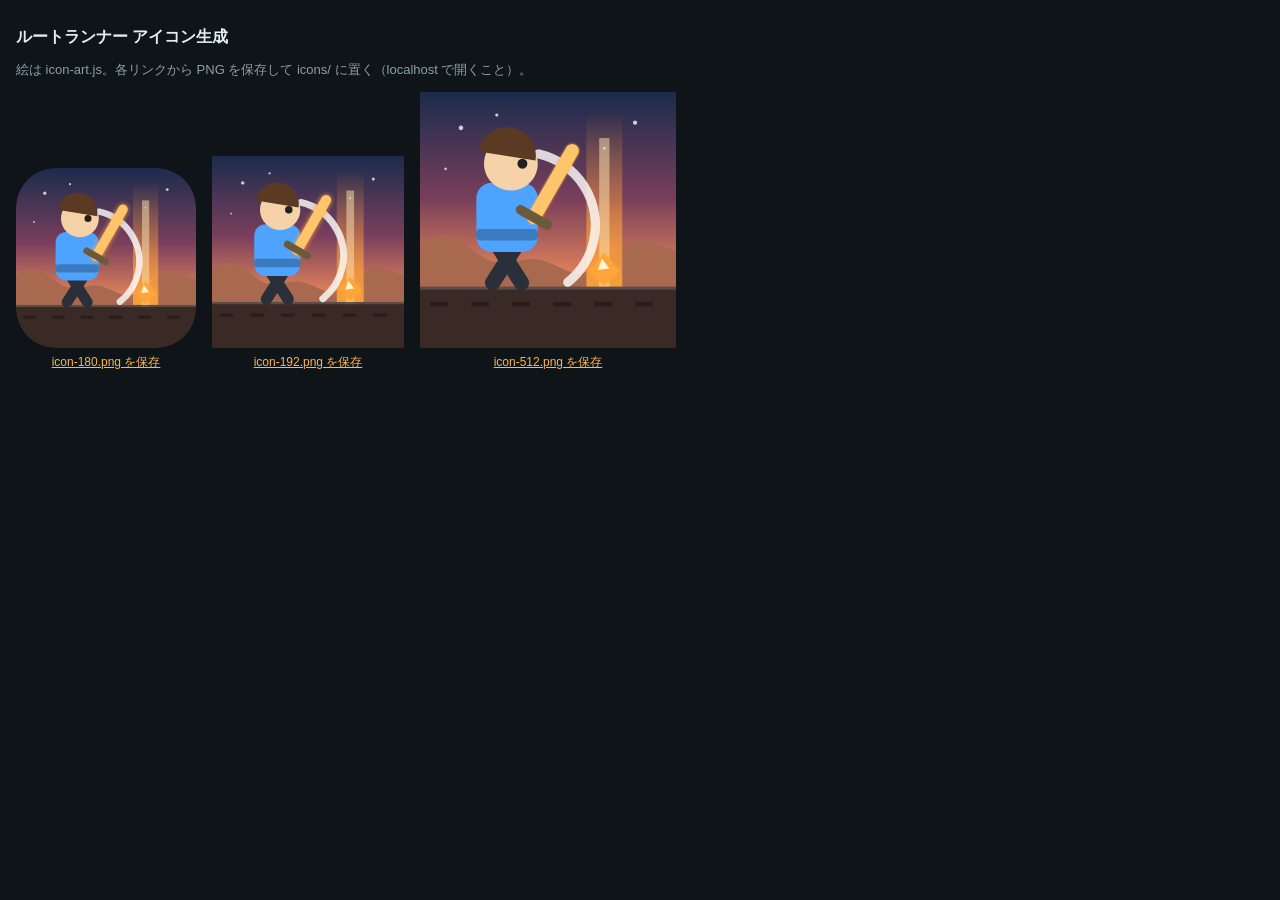
<file: tools/make-icons.html>
<!doctype html>
<html lang="ja">
<head>
<meta charset="utf-8">
<meta name="viewport" content="width=device-width, initial-scale=1">
<title>アイコン生成</title>
<style>
  body{margin:0;padding:16px;background:#0e1418;color:#e3eef0;font-family:-apple-system,"Hiragino Sans",sans-serif}
  .row{display:flex;flex-wrap:wrap;gap:16px;align-items:flex-end}
  figure{margin:0;text-align:center;font-size:12px}
  canvas{display:block;background:#000;margin-bottom:6px;max-width:100%}
  .mask canvas{border-radius:22%}
  a{color:#ffb547}
</style>
</head>
<body>
<h1 style="font-size:16px">ルートランナー アイコン生成</h1>
<p style="font-size:13px;color:#8aa1a8">絵は icon-art.js。各リンクから PNG を保存して icons/ に置く（localhost で開くこと）。</p>
<div class="row" id="row"></div>
<script type="module">
import { drawIcon } from './icon-art.js';
const row = document.getElementById('row');
for (const size of [180, 192, 512]){
  const cv = document.createElement('canvas');
  cv.width = cv.height = size; cv.id = 'icon-' + size;
  drawIcon(cv.getContext('2d'), size);
  const fig = document.createElement('figure');
  fig.className = size === 180 ? 'mask' : '';
  const a = document.createElement('a');
  a.href = cv.toDataURL('image/png'); a.download = `icon-${size}.png`; a.textContent = `icon-${size}.png を保存`;
  cv.style.width = Math.min(size, 256) + 'px';
  fig.append(cv, a); row.append(fig);
}
window.ICONS_READY = true;
</script>
</body>
</html>
</file>
<file: css/style.css>
:root{
  --bg:#0e1418; --panel:#162127; --panel2:#1c2a31; --line:#2a3c44;
  --text:#e3eef0; --muted:#8aa1a8; --accent:#ffb547; --good:#5fd17a; --bad:#ff6b6b;
}
*{box-sizing:border-box;-webkit-tap-highlight-color:transparent}
html,body{margin:0;background:var(--bg);color:var(--text);
  font-family:-apple-system,"Hiragino Sans","Hiragino Kaku Gothic ProN",sans-serif;font-size:14px}
.hidden{display:none!important}
button{min-height:44px;border:1px solid var(--line);background:var(--panel2);color:var(--text);border-radius:10px;
  font:inherit;padding:0 12px;cursor:pointer;touch-action:manipulation}
button:active{filter:brightness(1.2)}
button:disabled{opacity:.4;cursor:default}
button.primary{background:var(--accent);border-color:var(--accent);color:#2a1a00;font-weight:800}
button.small{min-height:32px;padding:0 10px;font-size:12px;border-radius:8px;white-space:nowrap;flex:none}

/* ---------- 拠点 ---------- */
#base{max-width:520px;margin:0 auto;padding:calc(env(safe-area-inset-top) + 12px) calc(env(safe-area-inset-right) + 16px) calc(env(safe-area-inset-bottom) + 84px) calc(env(safe-area-inset-left) + 16px)}
.top{display:flex;justify-content:space-between;align-items:baseline;margin-bottom:12px;gap:8px}
.top h1{font-size:17px;margin:0;white-space:nowrap}
.topr{display:flex;align-items:center;gap:10px}
.top .meta{text-align:right;font-variant-numeric:tabular-nums;font-size:13px}
.meta small{font-size:11px}
.gold{color:var(--accent);font-weight:800}
.meta small{display:block;color:var(--muted)}
.card{background:var(--panel);border:1px solid var(--line);border-radius:12px;padding:12px;margin-bottom:12px}
.card h2{font-size:12px;color:var(--muted);margin:0 0 8px;font-weight:600;letter-spacing:.05em;display:flex;justify-content:space-between;align-items:center}
.item{display:flex;align-items:center;gap:10px;padding:8px;border-radius:8px;background:var(--panel2);margin-bottom:6px;cursor:pointer;min-height:50px;
  border-left:4px solid var(--rc,#555)}
.item:last-child{margin-bottom:0}
.ico{flex:none;width:34px;height:34px;border-radius:8px;display:flex;align-items:center;justify-content:center;
  background:radial-gradient(circle at 50% 40%,rgba(255,255,255,.08),rgba(0,0,0,.35));color:var(--rc,#ccc);border:1px solid var(--rc,#555)}
.ico .svgi{width:24px;height:24px}
.item .nm{flex:1;min-width:0}
.item .nm b{display:block;white-space:nowrap;overflow:hidden;text-overflow:ellipsis;color:var(--rc,#ddd)}
.item .nm small{color:var(--muted);font-size:11.5px}
.item .diff{font-weight:700;font-variant-numeric:tabular-nums;font-size:13px;white-space:nowrap}
.up{color:var(--good)} .down{color:var(--bad)} .same{color:var(--muted)}
.tag{font-size:10px;font-weight:800;border-radius:4px;padding:1px 4px;margin-left:4px;vertical-align:1px}
.tag.new{background:var(--accent);color:#2a1a00}
.tag.lock{background:#3a4c55;color:#cfe}
.empty{color:var(--muted);font-size:12.5px;padding:8px}
.powerrow{display:flex;align-items:baseline;justify-content:space-between;margin-bottom:8px}
.power{font-size:28px;font-weight:800;color:var(--accent);font-variant-numeric:tabular-nums}
.stats{display:grid;grid-template-columns:repeat(3,1fr);gap:6px}
.stat{background:var(--panel2);border-radius:8px;padding:6px 8px}
.stat small{display:block;color:var(--muted);font-size:11px}
.stat b{font-variant-numeric:tabular-nums}
.go{width:100%;font-size:18px;min-height:56px;margin-bottom:12px}
.go small{display:block;font-size:11px;font-weight:600;opacity:.75;margin-top:1px}
.seg{display:flex;gap:4px;flex-wrap:wrap;margin:8px 0}
.seg button{flex:1;min-width:64px;min-height:36px;font-size:12px;padding:0 6px}
.seg button.on{background:var(--accent);border-color:var(--accent);color:#2a1a00;font-weight:800}
.starts button{padding:8px 12px;line-height:1.35}
.starts button small{display:block;font-size:11px;font-weight:500;opacity:.8}
.invtools{display:flex;gap:6px;margin-bottom:8px}
.invtools select{flex:1;min-width:0;min-height:36px;background:var(--panel2);color:var(--text);border:1px solid var(--line);border-radius:8px;font:inherit;font-size:13px;padding:0 8px}

/* ---------- 詳細シート ---------- */
#modal{position:fixed;inset:0;background:rgba(0,0,0,.6);z-index:30;display:flex;align-items:flex-end;justify-content:center}
.sheet{background:var(--panel);border:1px solid var(--line);border-radius:16px 16px 0 0;width:100%;max-width:520px;max-height:88vh;overflow:auto;
  padding:16px 16px calc(env(safe-area-inset-bottom) + 16px)}
@media (min-width:600px){#modal{align-items:center}.sheet{border-radius:16px}}
.sheet h3{margin:0;font-size:18px;color:var(--rc)}
.sheet .sub{color:var(--muted);font-size:12px;margin:4px 0 12px}
.line{display:flex;justify-content:space-between;align-items:center;gap:8px;padding:7px 0;border-bottom:1px solid var(--line)}
.line:last-child{border-bottom:0}
.line .l{flex:1;min-width:0}
.meter{height:4px;background:#2a3c44;border-radius:2px;margin-top:4px;overflow:hidden;max-width:160px}
.meter i{display:block;height:100%;background:var(--accent)}
.range{color:var(--muted);font-size:11px;margin-left:6px}
.uniq{color:#ffa53a;font-size:13px;padding:8px 10px;background:rgba(255,165,58,.1);border-radius:8px;margin:8px 0}
.compare{margin:12px 0;padding:10px;background:var(--panel2);border-radius:8px;font-size:13px}
.actions{display:grid;grid-template-columns:1fr 1fr;gap:8px;margin-top:12px}
.actions .wide{grid-column:1/-1}
button.danger{background:transparent;border-color:var(--bad);color:var(--bad);font-weight:700}

/* ---------- 設定 ---------- */
.sect{padding:12px 0;border-top:1px solid var(--line)}
.sect h4{margin:0 0 4px;font-size:14px}
.sect .note{display:block;color:var(--muted);font-size:12px;margin:0 0 8px;line-height:1.5}
.sect textarea{display:block;width:100%;background:var(--bg);color:var(--text);border:1px solid var(--line);border-radius:8px;
  padding:8px;font:16px/1.4 ui-monospace,Menlo,monospace;resize:vertical;margin-bottom:8px;word-break:break-all}
.sect textarea[readonly]{color:var(--muted)}
.sect .err{color:var(--bad);font-size:12.5px;margin:-2px 0 8px}
.sect .err:empty{display:none}
.wide-btn{width:100%}

/* ---------- 冒険 ---------- */
#run{position:fixed;inset:0;display:flex;flex-direction:column;background:var(--bg);touch-action:none;
  user-select:none;-webkit-user-select:none;-webkit-touch-callout:none;
  padding:env(safe-area-inset-top) env(safe-area-inset-right) 0 env(safe-area-inset-left)}
.stage{position:relative;flex:1;min-height:0;overflow:hidden}
#cv{display:block;width:100%;height:100%}
#feed{position:absolute;overflow:hidden;pointer-events:none;font-size:13px;line-height:1.35;text-shadow:0 1px 2px #000,0 0 4px #000}
#feed div{padding:2px 0;white-space:nowrap;overflow:hidden;text-overflow:ellipsis;animation:fin .3s}
#feed small{color:var(--muted)}
#feed div.up{font-size:14px}
#feed .upbadge{color:#0d2412;background:var(--good);border-radius:5px;padding:0 5px;margin-left:4px;text-shadow:none;font-size:12.5px}
@keyframes fin{from{opacity:0;transform:translateY(-6px)}}
.runbar{display:flex;justify-content:space-between;align-items:center;gap:8px;padding:8px 16px calc(env(safe-area-inset-bottom) + 8px)}
.runbtns{display:flex;gap:8px}
.tip{color:var(--muted);font-size:12px;min-width:0}

#dialog{position:fixed;inset:0;background:rgba(0,0,0,.65);z-index:40;display:flex;align-items:center;justify-content:center;padding:16px}
.dcard{background:var(--panel);border:1px solid var(--line);border-radius:14px;padding:18px;width:100%;max-width:340px;max-height:85vh;overflow:auto;text-align:center}
.dcard h2{margin:0 0 8px}
.dcard .res{display:grid;grid-template-columns:repeat(3,1fr);gap:6px;margin:12px 0}
.dcard .loot{text-align:left;font-size:13px;max-height:200px;overflow:auto;margin-bottom:12px}
.dcard .loot div{padding:3px 0}
.dcard .btns{display:flex;flex-direction:column;gap:8px}
#toast{position:fixed;left:50%;top:calc(env(safe-area-inset-top) + 16px);transform:translateX(-50%);background:#000c;color:#fff;
  padding:8px 14px;border-radius:20px;font-size:13px;z-index:50;pointer-events:none;transition:opacity .3s;opacity:0}
#toast.on{opacity:1}

/* ---------- レベルアップの3択 ---------- */
.lvsub{color:var(--muted);font-size:12.5px;margin:-2px 0 10px}
.lvcards{display:flex;flex-direction:column;gap:8px;transition:opacity .2s}
.lvcards.arming{opacity:.55;pointer-events:none}
.lvcard{display:flex;align-items:center;gap:10px;text-align:left;min-height:64px;padding:10px;border-radius:12px;
  border:1px solid var(--line);border-left:4px solid var(--c);background:var(--panel2);width:100%}
.lvcard.evo{border-color:var(--c);background:linear-gradient(90deg,rgba(255,211,107,.18),var(--panel2))}
.lvic{flex:none;width:38px;height:38px;border-radius:10px;display:flex;align-items:center;justify-content:center;
  font-weight:800;font-size:17px;color:var(--c);background:rgba(0,0,0,.35);border:1px solid var(--c)}
.lvt{flex:1;min-width:0}
.lvt b{font-size:14.5px}
.lvt em{font-style:normal;font-size:10.5px;font-weight:800;margin-left:6px;padding:1px 5px;border-radius:4px;background:var(--c);color:#1a1a1a}
.lvt small{display:block;color:var(--text);opacity:.85;font-size:12px;line-height:1.45;margin-top:2px}
.evohint{display:block;color:var(--muted);font-size:11px;margin-top:2px}
.sksum{font-size:12.5px;color:var(--muted);margin:6px 0 10px;line-height:1.5;text-align:left}

.roles{margin:10px 0 0;color:var(--muted);font-size:12px;line-height:1.55}
.lvsub small{display:block;font-size:11px;margin-top:4px;line-height:1.45}

/* ---------- フェーズ3：装備・鍛冶・図鑑 ---------- */
.card h2 .small{min-height:30px}
.mats{display:flex;flex-wrap:wrap;gap:6px;margin-bottom:8px}
.mats{flex-wrap:nowrap}
.mat{flex:1;min-width:0;min-height:32px;background:var(--panel2);border:0;border-radius:8px;padding:0 4px;font-size:12px;color:var(--muted);display:inline-flex;align-items:center;justify-content:center;gap:3px}
.mat .svgi{width:16px;height:16px;color:var(--rc)}
.matnote{color:var(--muted);font-size:11px;line-height:1.5;margin:-2px 0 10px}
.mat b{color:var(--text);font-variant-numeric:tabular-nums;overflow:hidden;text-overflow:ellipsis}
.autolbl{flex:1;color:var(--muted);font-size:12px;align-self:center}
.tag.set{background:var(--sc);color:#1a1a1a}
.setline{font-size:12px;padding:6px 8px;border-radius:8px;background:var(--panel2);margin-top:6px;border-left:3px solid var(--sc)}
.setline b{color:var(--sc)}
.setline .on{color:var(--text)} .setline .off{color:var(--muted)}
.aff{display:flex;align-items:center;gap:8px;width:100%;text-align:left;padding:8px;margin:0 0 6px;min-height:48px;border-radius:8px;
  background:var(--panel2);border:1px solid var(--line)}
.aff.sel{border-color:var(--accent);box-shadow:0 0 0 1px var(--accent) inset}
.aff .tier{flex:none;font-size:10.5px;font-weight:800;border-radius:4px;padding:2px 5px;background:#2a3c44;color:#cfe}
.aff .tier.t4{background:#6a4bb0;color:#fff} .aff .tier.t5{background:var(--accent);color:#2a1a00}
.aff .tier.t6{background:#ff5b8a;color:#fff} .aff .tier.t7{background:linear-gradient(90deg,#ff5b8a,#ffd36b);color:#2a1a00}
.aff .l{flex:1;min-width:0;font-size:13px}
.smith{background:var(--panel2);border-radius:10px;padding:10px;margin:2px 0 10px}
.smith p{margin:0 0 8px;font-size:12px;color:var(--muted)}
.smith .row{display:grid;grid-template-columns:1fr;gap:6px}
.smith button{min-height:40px;font-size:13px;text-align:left;display:flex;justify-content:space-between;align-items:center;gap:8px}
.smith button small{color:var(--muted);font-size:11px;white-space:nowrap}
.cmp{width:100%;border-collapse:collapse;font-size:12.5px;margin:6px 0 4px;font-variant-numeric:tabular-nums}
.cmp td{padding:4px 2px;border-bottom:1px solid var(--line)}
.cmp td:nth-child(n+2){text-align:right;white-space:nowrap}
.cmphead{display:flex;gap:6px;align-items:center;justify-content:space-between;font-size:12px;color:var(--muted)}
.codex h4{margin:12px 0 6px;font-size:13px;color:var(--muted)}
.cx{padding:7px 8px;border-radius:8px;background:var(--panel2);margin-bottom:6px;font-size:12.5px}
.cx b{color:#ffa53a} .cx.no b{color:var(--muted)}
.cx small{display:block;color:var(--muted);margin-top:2px;line-height:1.45}
.pieces{display:flex;gap:4px;margin-top:4px}
.pieces span{font-size:11px;padding:1px 6px;border-radius:4px;background:#2a3c44;color:var(--muted)}
.pieces span.got{background:var(--sc);color:#1a1a1a}

/* ---------- やり込み（施設・実績・記録・日替わり） ---------- */
.hub{display:grid;grid-template-columns:repeat(4,1fr);gap:6px;margin:-4px 0 12px}
.hub button{min-height:52px;padding:4px 2px;display:flex;flex-direction:column;align-items:center;justify-content:center;line-height:1.2;position:relative}
.hub b{font-size:13px}
.hub small{font-size:10px;color:var(--muted);white-space:nowrap;overflow:hidden;text-overflow:ellipsis;max-width:100%}
.facs{display:flex;flex-direction:column;gap:8px;margin-top:8px}
.fac{background:var(--panel2);border-radius:10px;padding:10px;display:flex;flex-direction:column;gap:5px}
.fhead{display:flex;align-items:center;gap:8px}
.fhead b{flex:1;font-size:14px}
.fhead em{font-style:normal;color:var(--accent);font-weight:800;font-variant-numeric:tabular-nums;font-size:13px}
.fic{width:30px;height:30px;border-radius:8px;display:flex;align-items:center;justify-content:center;background:rgba(0,0,0,.35);border:1px solid var(--line);color:var(--accent)}
.fic .svgi{width:20px;height:20px}
.fabout{color:var(--muted);font-size:11.5px}
.fline{font-size:12px;line-height:1.45;display:flex;gap:6px}
.fline span{flex:none;font-size:10.5px;color:var(--muted);border:1px solid var(--line);border-radius:4px;padding:0 4px;height:17px;line-height:15px}
.fline.next{color:var(--good)}
.fac button{line-height:1.3;padding:6px 10px}
.fac button small{display:block;font-size:11px;font-weight:500;opacity:.85}
.fmax{color:var(--muted);font-size:12px;text-align:center;padding:6px}
.fsel{display:flex;flex-direction:column;gap:4px;font-size:12px;color:var(--muted)}
.fsel select{min-height:40px;background:var(--panel);color:var(--text);border:1px solid var(--line);border-radius:8px;font:inherit;font-size:13px;padding:0 8px}
.achs{display:flex;flex-direction:column;gap:6px;margin-top:8px}
.ach{display:flex;align-items:center;gap:8px;background:var(--panel2);border-radius:10px;padding:8px 10px;border-left:4px solid var(--line)}
.ach.ready{border-left-color:var(--accent)}
.ach.got{opacity:.6}
.ach .atext{flex:1;min-width:0}
.ach .atext b{display:block;font-size:13px}
.ach .atext small{display:block;color:var(--muted);font-size:11.5px;line-height:1.4}
.ach .arew{color:var(--text)!important;opacity:.8;margin-top:2px}
.ach .meter{max-width:none}
.adone{color:var(--muted);font-size:12px;flex:none}
h4.rech{margin:12px 0 4px;font-size:12px;color:var(--muted)}
table.rec{width:100%;border-collapse:collapse;font-size:12.5px}
table.rec td{padding:5px 2px;border-bottom:1px solid var(--line)}
table.rec td:last-child{text-align:right;font-variant-numeric:tabular-nums}
.dmiles{display:grid;grid-template-columns:repeat(4,1fr);gap:4px;margin:4px 0 8px}
.dmiles span{background:var(--panel2);border:1px solid var(--line);border-radius:8px;padding:5px 2px;text-align:center;font-size:12px;font-weight:700}
.dmiles span.on{border-color:var(--good);color:var(--good)}
.dmiles small{display:block;font-size:9.5px;font-weight:500;color:var(--muted);line-height:1.3;margin-top:2px}
.dnote{font-size:11px;color:var(--muted);line-height:1.5;margin:0 0 8px;text-align:left}
.dhist{font-size:11.5px;margin-bottom:10px;text-align:left}
.dhist div{display:grid;grid-template-columns:44px 64px 1fr;gap:6px;padding:3px 0;border-bottom:1px solid var(--line)}
.dhist small{color:var(--muted)}
.sksum.extra div{margin:2px 0}
.lvt .util{font-size:10px;font-weight:700;border:1px solid var(--c);color:var(--c);border-radius:4px;padding:0 4px;margin-left:6px;vertical-align:1px}
.chips{display:flex;flex-direction:column;gap:4px}
.chips small{color:var(--muted);font-size:11px}
.chips div{display:flex;flex-wrap:wrap;gap:4px}
.chip{min-height:32px;padding:0 9px;font-size:12px;border-radius:16px;border-color:var(--c);color:var(--c)}
.chip.off{border-color:var(--line);color:var(--muted);text-decoration:line-through;opacity:.7}

/* ---------- フェーズ6：絵のアイコン・タブ・村・次の目標・見た目・タイトル ---------- */
.svgi{width:1em;height:1em;display:inline-block;vertical-align:-.15em;flex:none;overflow:visible}
.top h1{font-size:18px;letter-spacing:.04em}
.icob{width:40px;min-height:40px;padding:0;display:flex;align-items:center;justify-content:center;color:var(--muted)}
.icob .svgi{width:20px;height:20px}
.tabbar{position:fixed;left:0;right:0;bottom:0;z-index:20;display:flex;justify-content:center;gap:4px;
  padding:6px calc(env(safe-area-inset-right) + 12px) calc(env(safe-area-inset-bottom) + 6px) calc(env(safe-area-inset-left) + 12px);
  background:rgba(14,20,24,.94);border-top:1px solid var(--line);-webkit-backdrop-filter:blur(6px);backdrop-filter:blur(6px)}
#base.hidden ~ .tabbar{display:none}
.tabbar button{flex:1;max-width:170px;min-height:52px;border:0;background:transparent;color:var(--muted);display:flex;flex-direction:column;align-items:center;justify-content:center;gap:2px;font-size:11.5px;position:relative}
.tabbar button .svgi{width:22px;height:22px}
.tabbar button.on{color:var(--accent);font-weight:800}
.badge{position:absolute;top:4px;left:calc(50% + 8px);min-width:17px;height:17px;border-radius:9px;background:var(--accent);color:#2a1a00;font-size:10.5px;font-weight:800;line-height:17px;padding:0 4px;text-align:center}
.badge:empty{display:none}
.hub button .badge{top:3px;left:auto;right:4px}
.hub button .svgi{width:20px;height:20px;color:var(--accent);margin-bottom:2px}
.hub button{min-height:62px}
.camp{position:relative;border-radius:14px;overflow:hidden;border:1px solid var(--line);margin-bottom:10px;background:#1c2a31}
#campCv{display:block;width:100%;height:clamp(210px,58vw,260px);cursor:pointer}
.camptag{position:absolute;left:8px;top:8px;background:rgba(0,0,0,.5);color:#ffe9a8;font-weight:800;font-size:12.5px;border-radius:8px;padding:3px 8px;pointer-events:none}
.camptag small{color:#cfe;font-weight:500;font-size:10px;margin-right:4px}
.camppow{position:absolute;right:8px;top:8px;background:rgba(0,0,0,.5);border-radius:8px;padding:2px 8px;text-align:right;pointer-events:none;line-height:1.15}
.camppow small{display:block;color:#cfe;font-size:9.5px}
.camppow b{color:var(--accent);font-size:16px;font-variant-numeric:tabular-nums}
.goal{width:100%;display:flex;align-items:center;gap:10px;text-align:left;padding:6px 10px;margin-bottom:10px;min-height:52px;
  border:1px solid var(--line);border-left:3px solid var(--accent);background:var(--panel);border-radius:10px}
.goal.warn{border-left-color:#ff9a7a}
.gic{flex:none;width:30px;height:30px;border-radius:8px;background:rgba(0,0,0,.25);display:flex;align-items:center;justify-content:center}
.gic .svgi{width:20px;height:20px}
.gtx{flex:1;min-width:0;display:flex;flex-direction:column;line-height:1.3}
.gtx small{font-size:10px;color:var(--muted);font-weight:700;letter-spacing:.04em}
.gtx b{font-size:13px;white-space:nowrap;overflow:hidden;text-overflow:ellipsis}
.gtx em{font-style:normal;font-size:11px;color:var(--muted);white-space:nowrap;overflow:hidden;text-overflow:ellipsis}
.gch{flex:none;font-size:20px;color:var(--muted);line-height:1}
.mchip,.gchip{display:inline-flex;align-items:center;gap:2px;font-size:11.5px;font-weight:700;padding:1px 6px 1px 3px;border-radius:6px;background:rgba(0,0,0,.28);margin:1px 3px 1px 0;white-space:nowrap;color:var(--text)}
.gchip{color:var(--accent);padding-left:6px}
.mchip .svgi{width:14px;height:14px;color:var(--mc)}
.mchip.short,.gchip.short{color:var(--bad);box-shadow:0 0 0 1px var(--bad) inset}
button.primary .mchip,button.primary .gchip{background:rgba(0,0,0,.14);color:#2a1a00}
button.primary .mchip .svgi{filter:drop-shadow(0 0 1px rgba(0,0,0,.5))}
.fup .cost{display:flex;flex-wrap:wrap;justify-content:center;margin-top:3px}
.fart{display:flex;align-items:center;gap:6px;margin:2px 0}
.fart figure{margin:0;display:flex;flex-direction:column;align-items:center;gap:2px}
.fart canvas{width:96px;height:72px;border-radius:8px;border:1px solid var(--line)}
.fart figcaption{font-size:10.5px;color:var(--muted)}
.fart .nextart canvas{border-color:var(--good);opacity:.9}
.fart .nextart figcaption{color:var(--good)}
.farr{color:var(--good);font-size:18px;font-weight:800}
.fac.focus{box-shadow:0 0 0 2px var(--accent) inset;transition:box-shadow .3s}
.fac{transition:box-shadow .6s}
.aic{flex:none;width:30px;height:30px;border-radius:8px;display:flex;align-items:center;justify-content:center;background:rgba(0,0,0,.3);color:var(--muted)}
.aic .svgi{width:18px;height:18px}
.ach.ready .aic{color:var(--accent)} .ach.got .aic{color:#ffd36b}
.ach .arew{display:flex;flex-wrap:wrap;align-items:center;gap:2px}
.ach .arew small{display:inline!important;margin-left:4px}
.ttl{font-size:11px;font-weight:700;color:#ffe9a8;background:rgba(255,233,168,.1);border-radius:6px;padding:1px 6px}
.sheet .btns{display:flex;flex-direction:column;gap:6px;margin:6px 0}
.lookcv{display:block;width:160px;height:90px;margin:4px auto 0;border-radius:10px;border:1px solid var(--line)}
.capes{display:grid;grid-template-columns:repeat(3,1fr);gap:6px}
.cape{min-height:40px;font-size:12px;display:flex;align-items:center;gap:6px;padding:0 8px}
.cape i{flex:none;width:16px;height:20px;border-radius:3px 3px 8px 8px;background:var(--cc);border:1px solid rgba(255,255,255,.25)}
.cape.on{border-color:var(--accent);color:var(--accent);font-weight:800}
.titles{display:flex;flex-wrap:wrap;gap:4px}
.chip.on{background:var(--c);color:#1a1a1a;font-weight:800}
.note{color:var(--muted);font-size:12px}
.lvic.svg .svgi{width:24px;height:24px}

/* タイトル */
#title{position:fixed;inset:0;z-index:60;background:#0e1418;display:flex;flex-direction:column;align-items:center;justify-content:center;cursor:pointer;
  user-select:none;-webkit-user-select:none;padding:env(safe-area-inset-top) env(safe-area-inset-right) env(safe-area-inset-bottom) env(safe-area-inset-left)}
#titleCv{position:absolute;inset:0;width:100%;height:100%}
.tlogo{position:relative;text-align:center;margin-top:-18vh}
.tlogo h1{margin:0;font-size:clamp(34px,11vw,58px);font-weight:900;letter-spacing:.06em;color:#fff3d6;
  text-shadow:0 3px 0 #b8662a,0 6px 0 #5a2e14,0 10px 18px rgba(0,0,0,.6)}
.tlogo p{margin:8px 0 0;color:#fff;font-weight:700;font-size:14px;text-shadow:0 1px 3px #000;letter-spacing:.2em}
.ttap{position:absolute;bottom:calc(env(safe-area-inset-bottom) + 15vh);color:#fff;font-weight:800;font-size:16px;text-shadow:0 1px 4px #000;animation:tblink 1.6s ease-in-out infinite}
@keyframes tblink{50%{opacity:.35}}
.tver{position:absolute;bottom:calc(env(safe-area-inset-bottom) + 10px);right:calc(env(safe-area-inset-right) + 12px);color:rgba(255,255,255,.6);font-size:11px}
#title.out{animation:tout .35s forwards}
@keyframes tout{to{opacity:0}}
@media (prefers-reduced-motion:reduce){.ttap{animation:none}#title.out{animation:none;opacity:0}}

/* 左手（冒険のボタンを左に） */
body.left .runbar{flex-direction:row-reverse}

/* 設定：スライダーとスイッチ */
.slider{display:flex;align-items:center;gap:10px;margin-top:10px;font-size:13px}
.slider span{flex:none;width:52px;color:var(--muted)}
.slider input{flex:1;min-width:0;height:32px;accent-color:var(--accent)}
.slider b{flex:none;width:22px;text-align:right;font-variant-numeric:tabular-nums}
.tgl{display:flex;align-items:center;gap:10px;padding:8px 0;border-bottom:1px solid var(--line)}
.tgl:last-child{border-bottom:0}
.tgl div{flex:1;min-width:0}
.tgl b{display:block;font-size:13.5px}
.tgl small{display:block;color:var(--muted);font-size:11.5px;line-height:1.4}
.sw{min-width:64px;min-height:36px;font-weight:800;color:var(--muted)}
.sw.on{background:var(--good);border-color:var(--good);color:#0d2412}

/* スキルの絵（レベルアップのカード）：攻撃は丸、強化は四角 */
.lvic{border-radius:50%}
.lvic.sq{border-radius:10px}
.lvic .svgi{width:24px;height:24px}
.lvcard.evo .lvic{background:var(--c);color:#1a1a1a}
.achgot{color:#ffe9a8;line-height:1.5}
.invtools.three select{font-size:12px;padding:0 4px}
.invtools .autolbl{flex:none}
.invtools #bulkBtn{flex:1}
.invtools #autoSel{flex:1.2}

/* 縦持ち：村の絵を大きく */
#campCv{height:clamp(210px,calc(100vh - 440px - env(safe-area-inset-top) - env(safe-area-inset-bottom)),110vw)}

/* 横持ち（高さが低い）：村の絵を左、目標・出撃・ボタンを右に並べ、1画面に収める */
@media (orientation:landscape) and (max-height:560px){
  #base{max-width:960px;padding-top:calc(env(safe-area-inset-top) + 8px);padding-bottom:calc(env(safe-area-inset-bottom) + 64px)}
  .top{margin-bottom:6px}
  #tabHome:not(.hidden){display:grid;grid-template-columns:minmax(0,1.25fr) minmax(0,1fr);grid-template-rows:auto auto 1fr;column-gap:12px;align-items:start}
  #tabHome .camp{grid-row:1 / span 3;margin-bottom:0}
  #campCv{height:calc(100vh - 140px - env(safe-area-inset-top) - env(safe-area-inset-bottom));min-height:170px;max-height:none}
  #tabHome .go{min-height:52px;margin-bottom:8px}
  #tabHome .goal{margin-bottom:8px}
  #tabHome .hub{margin:0}
  .tabbar{padding-top:3px;padding-bottom:calc(env(safe-area-inset-bottom) + 3px)}
  .tabbar button{min-height:44px;flex-direction:row;gap:6px}
  .tabbar .badge{left:auto;right:calc(50% - 46px)}
}

/* 横持ちの冒険：拾った装備の知らせに暗い下地をつけて読みやすく */
#feed.land div{display:table;max-width:100%;background:rgba(8,12,16,.78);border-radius:6px;padding:1px 7px;margin-bottom:2px;text-shadow:none}
#feed.land span[style*="muted"]{color:#b9c7cc!important}

/* 深層：通常／深層の切り替えと、難易度の −＋ */
.seg.layer button.on{background:#7d5cc0;border-color:#7d5cc0;color:#fff}
.stepper{display:flex;align-items:center;justify-content:center;gap:12px;margin:8px 0 2px}
.stepper button{width:48px;font-size:22px;font-weight:800;padding:0}
.stepper b{min-width:140px;text-align:center;font-size:15px}
</file>
